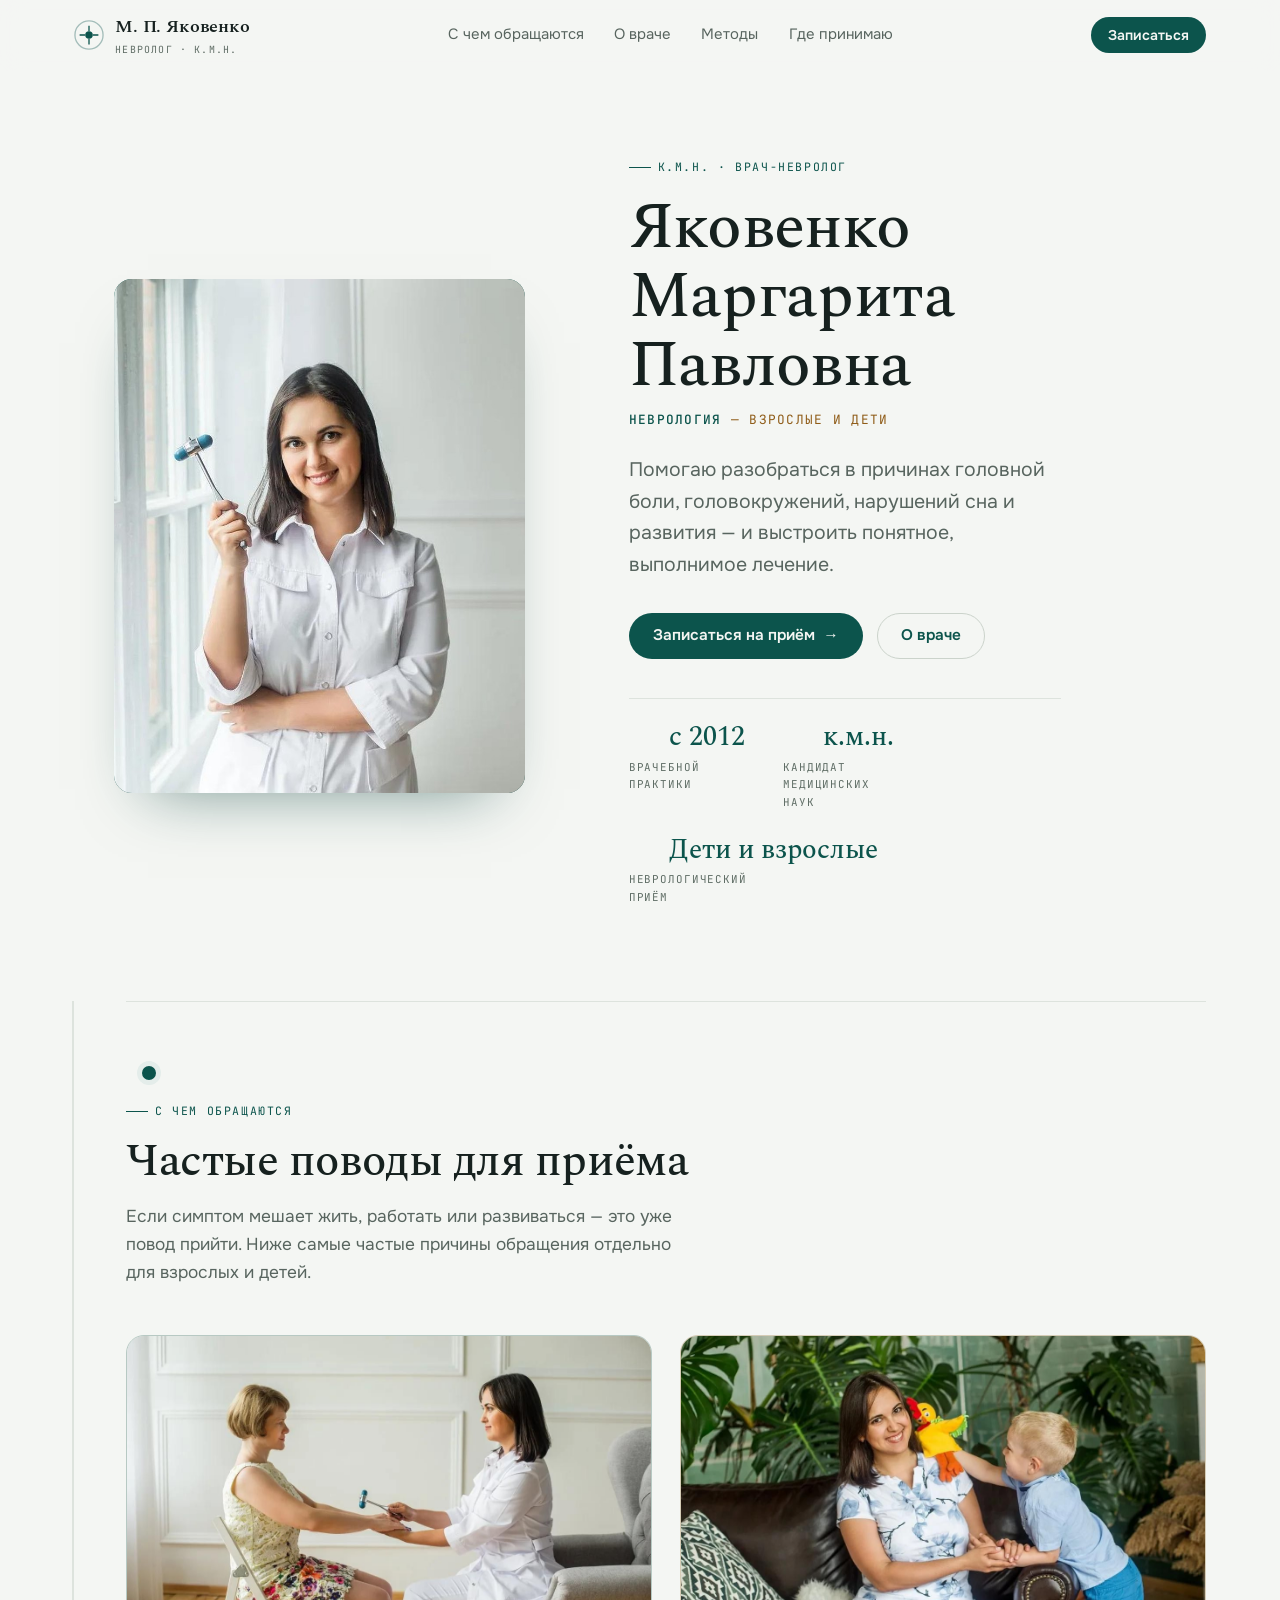
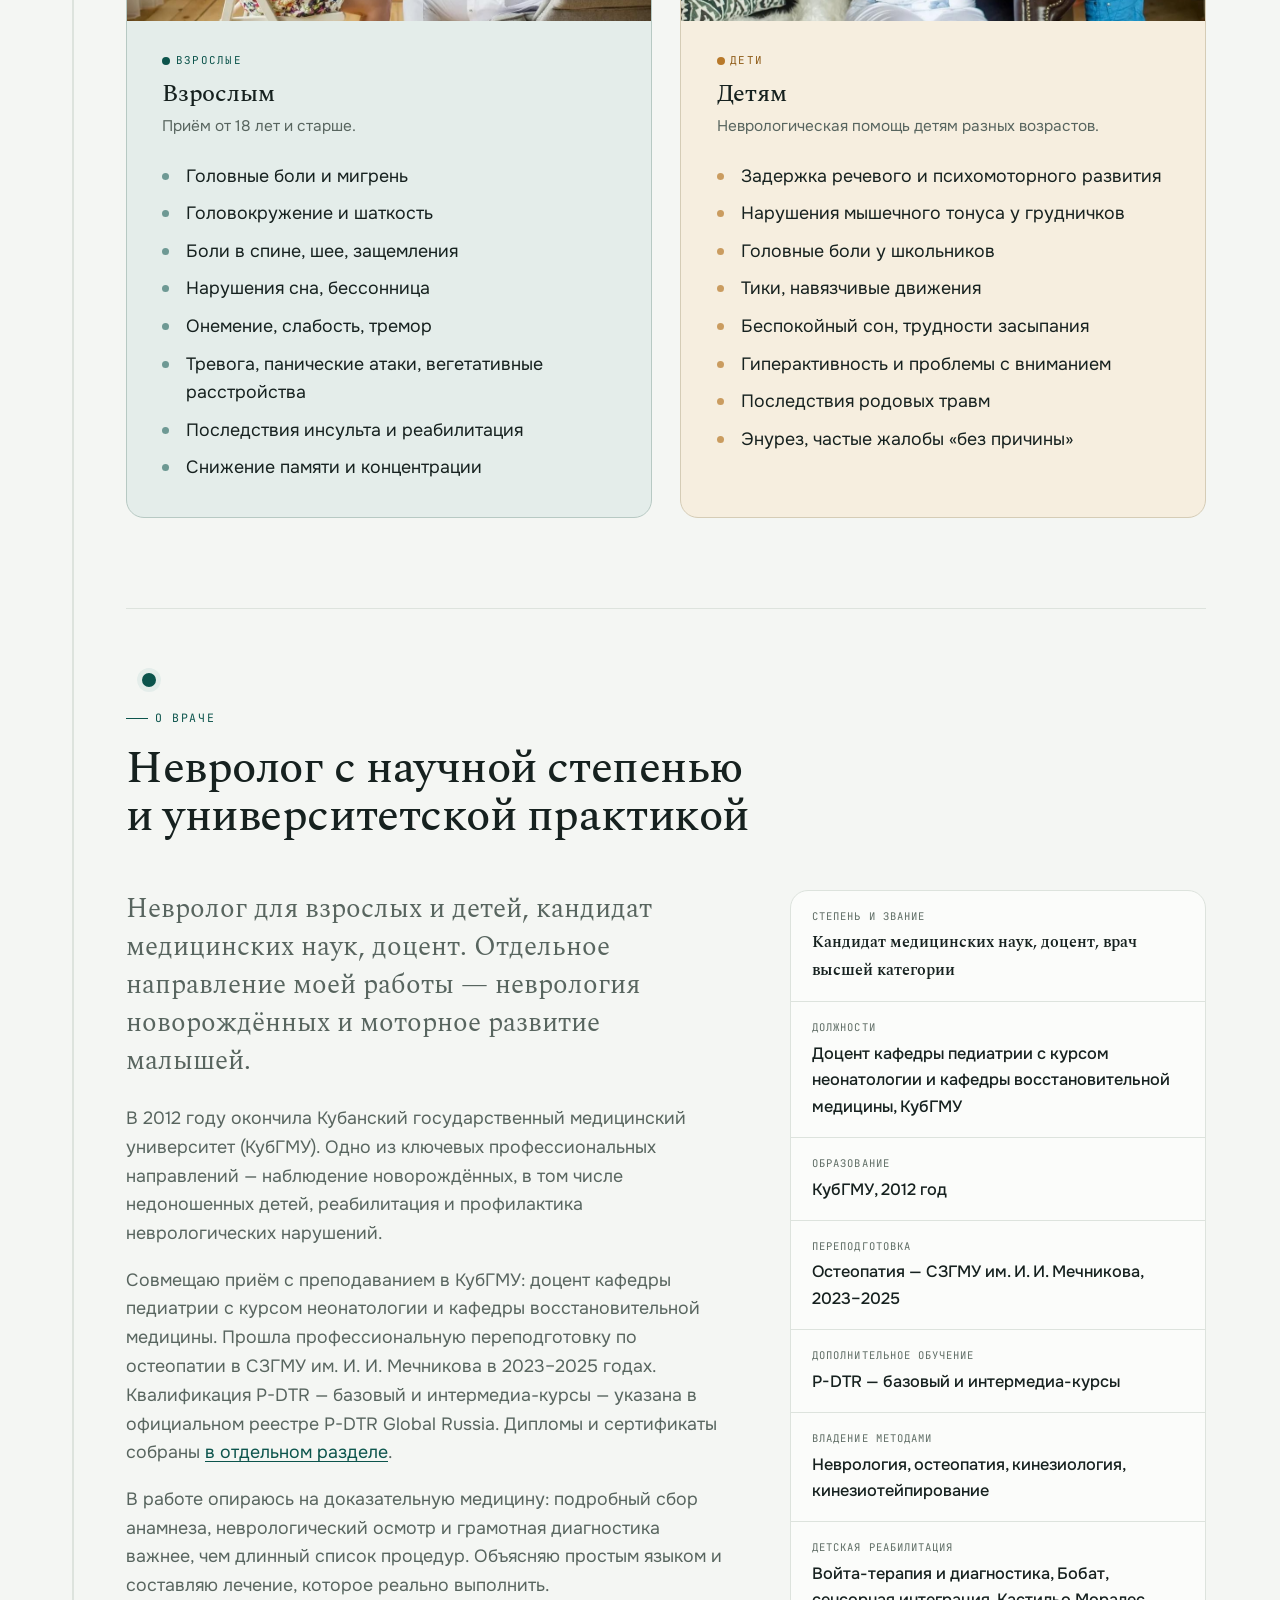
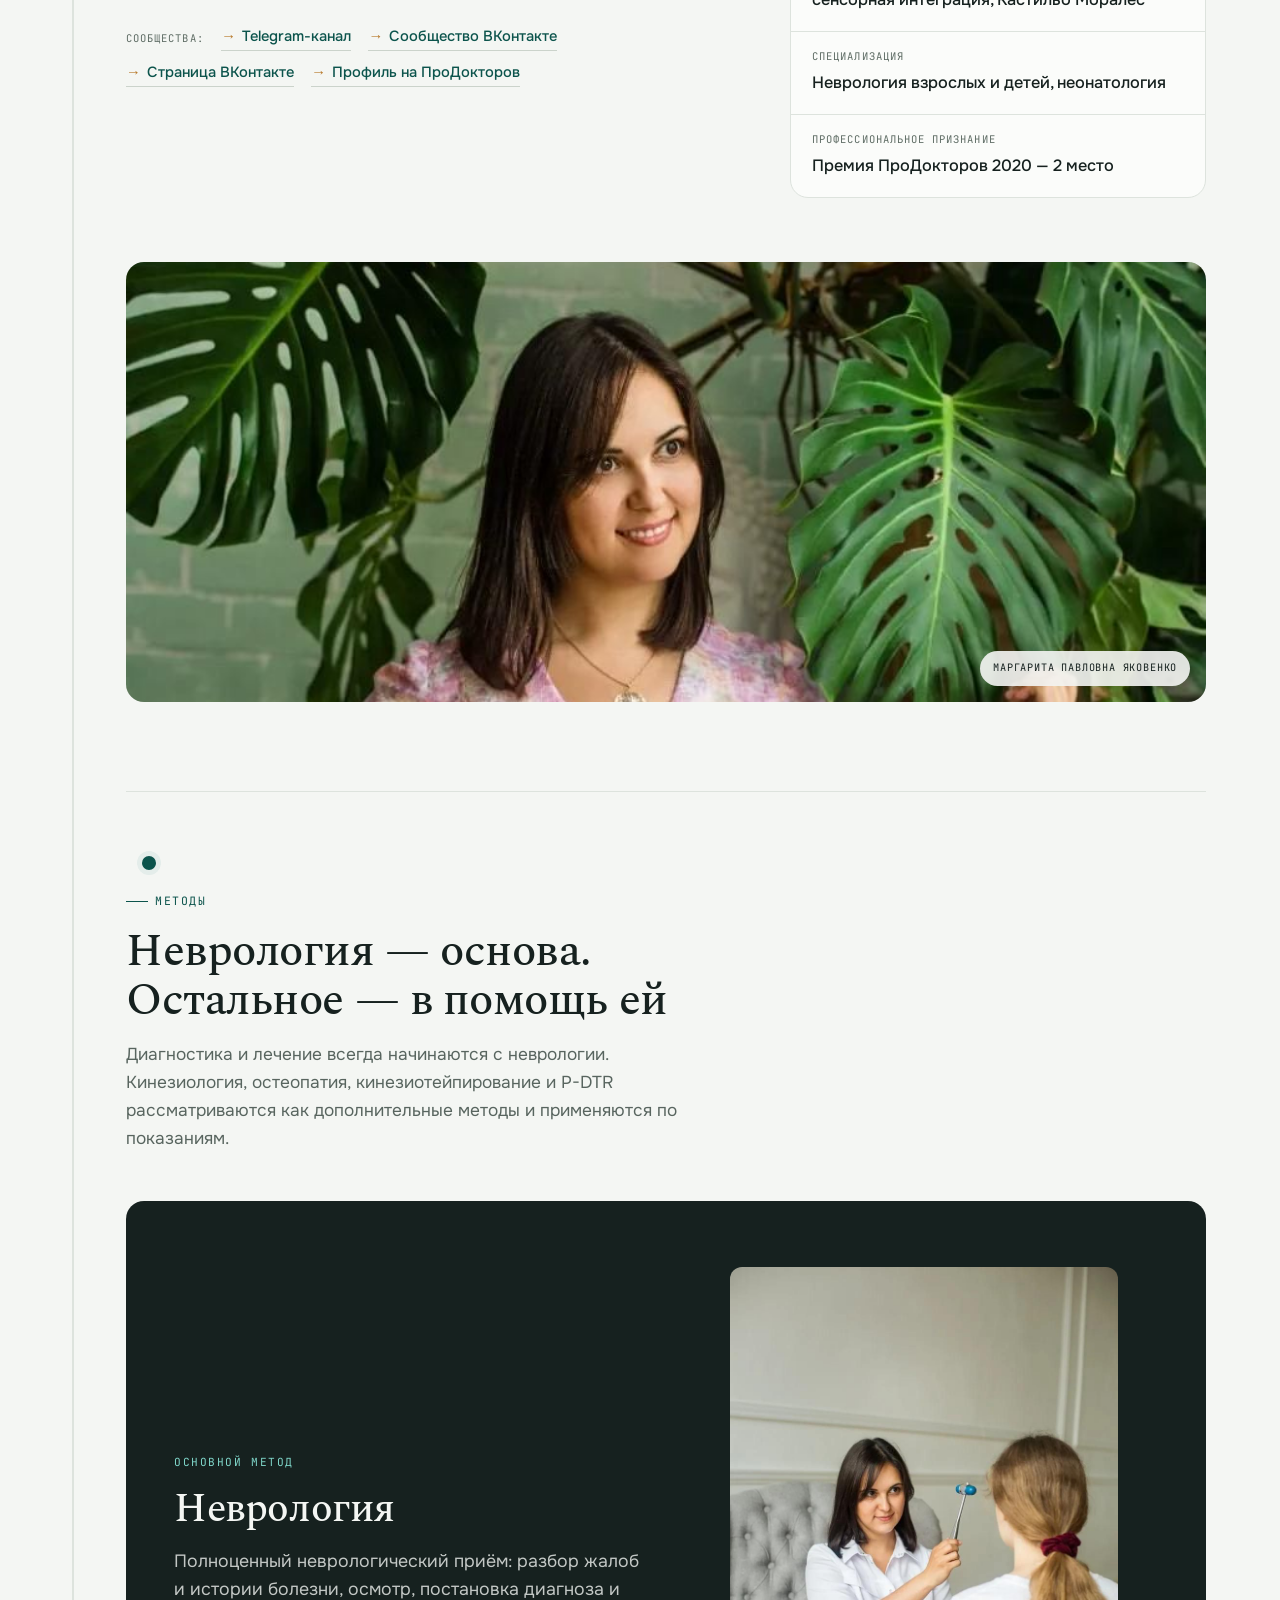
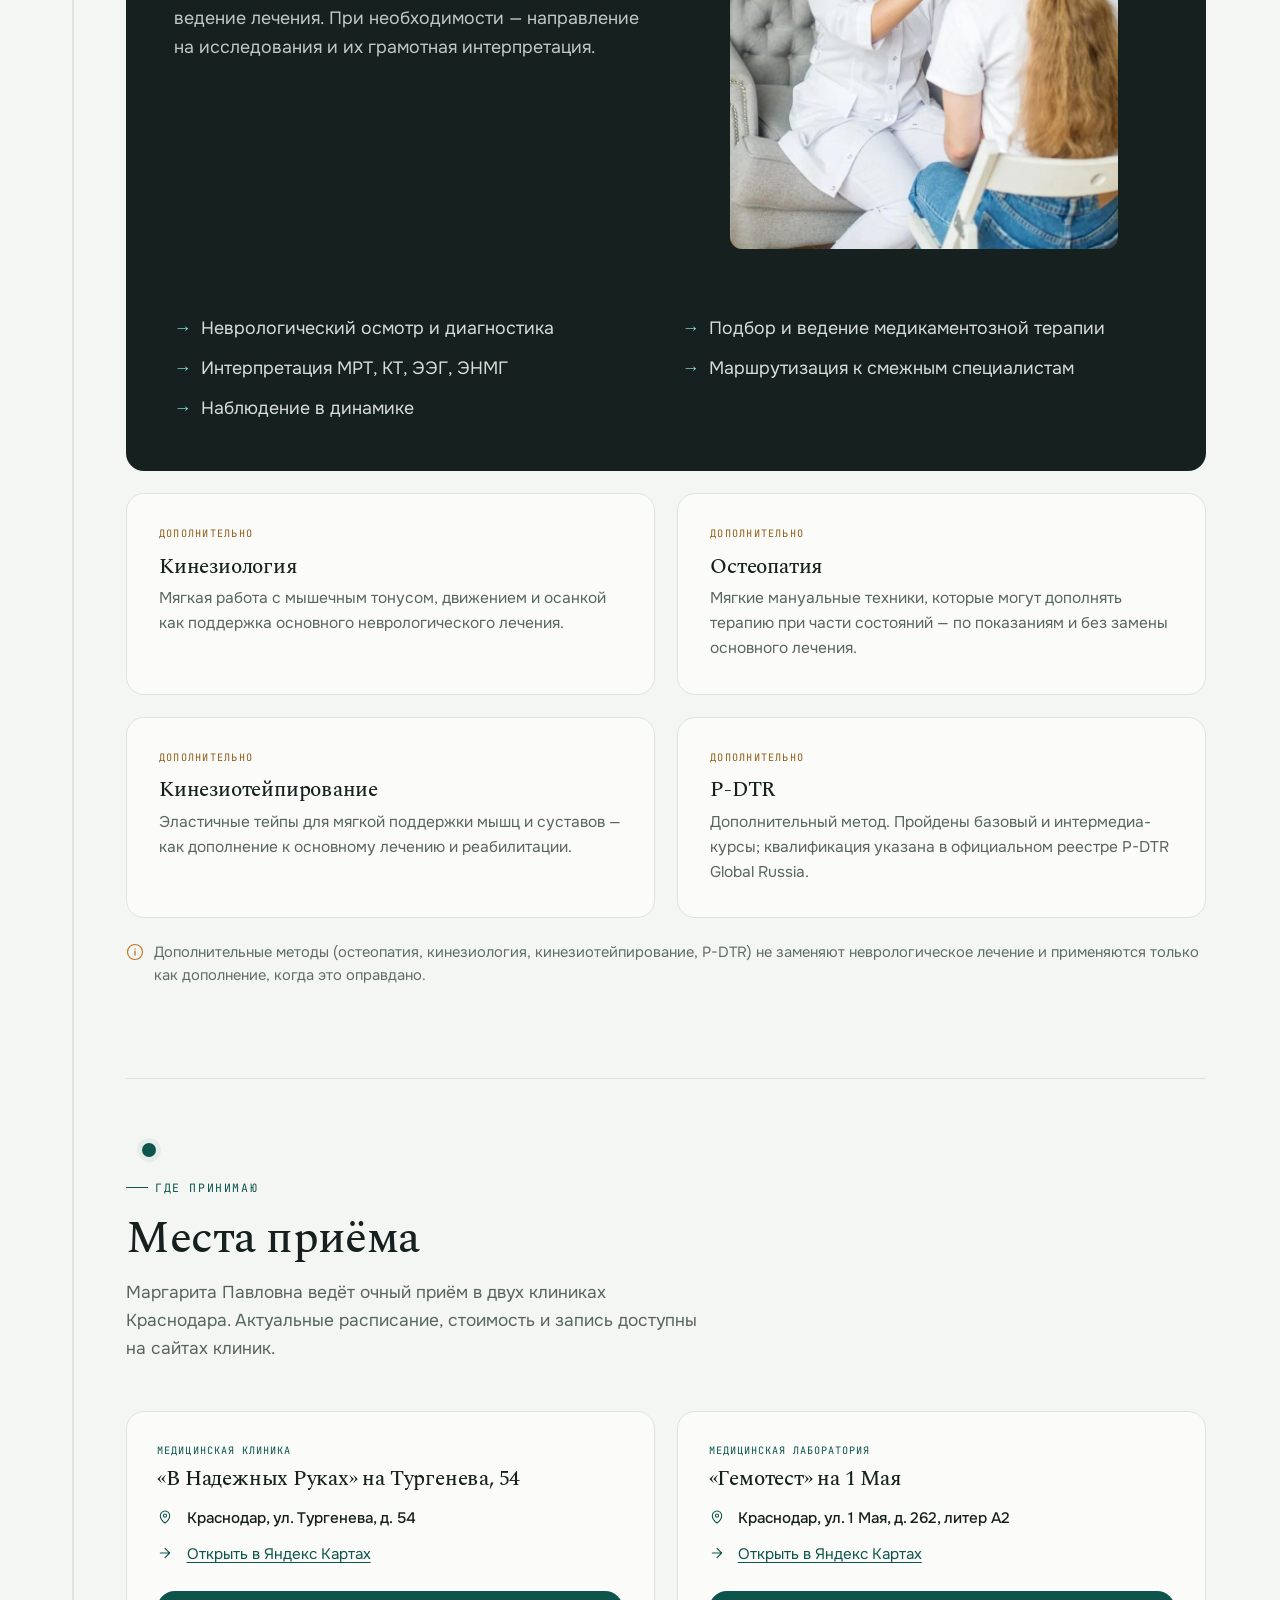
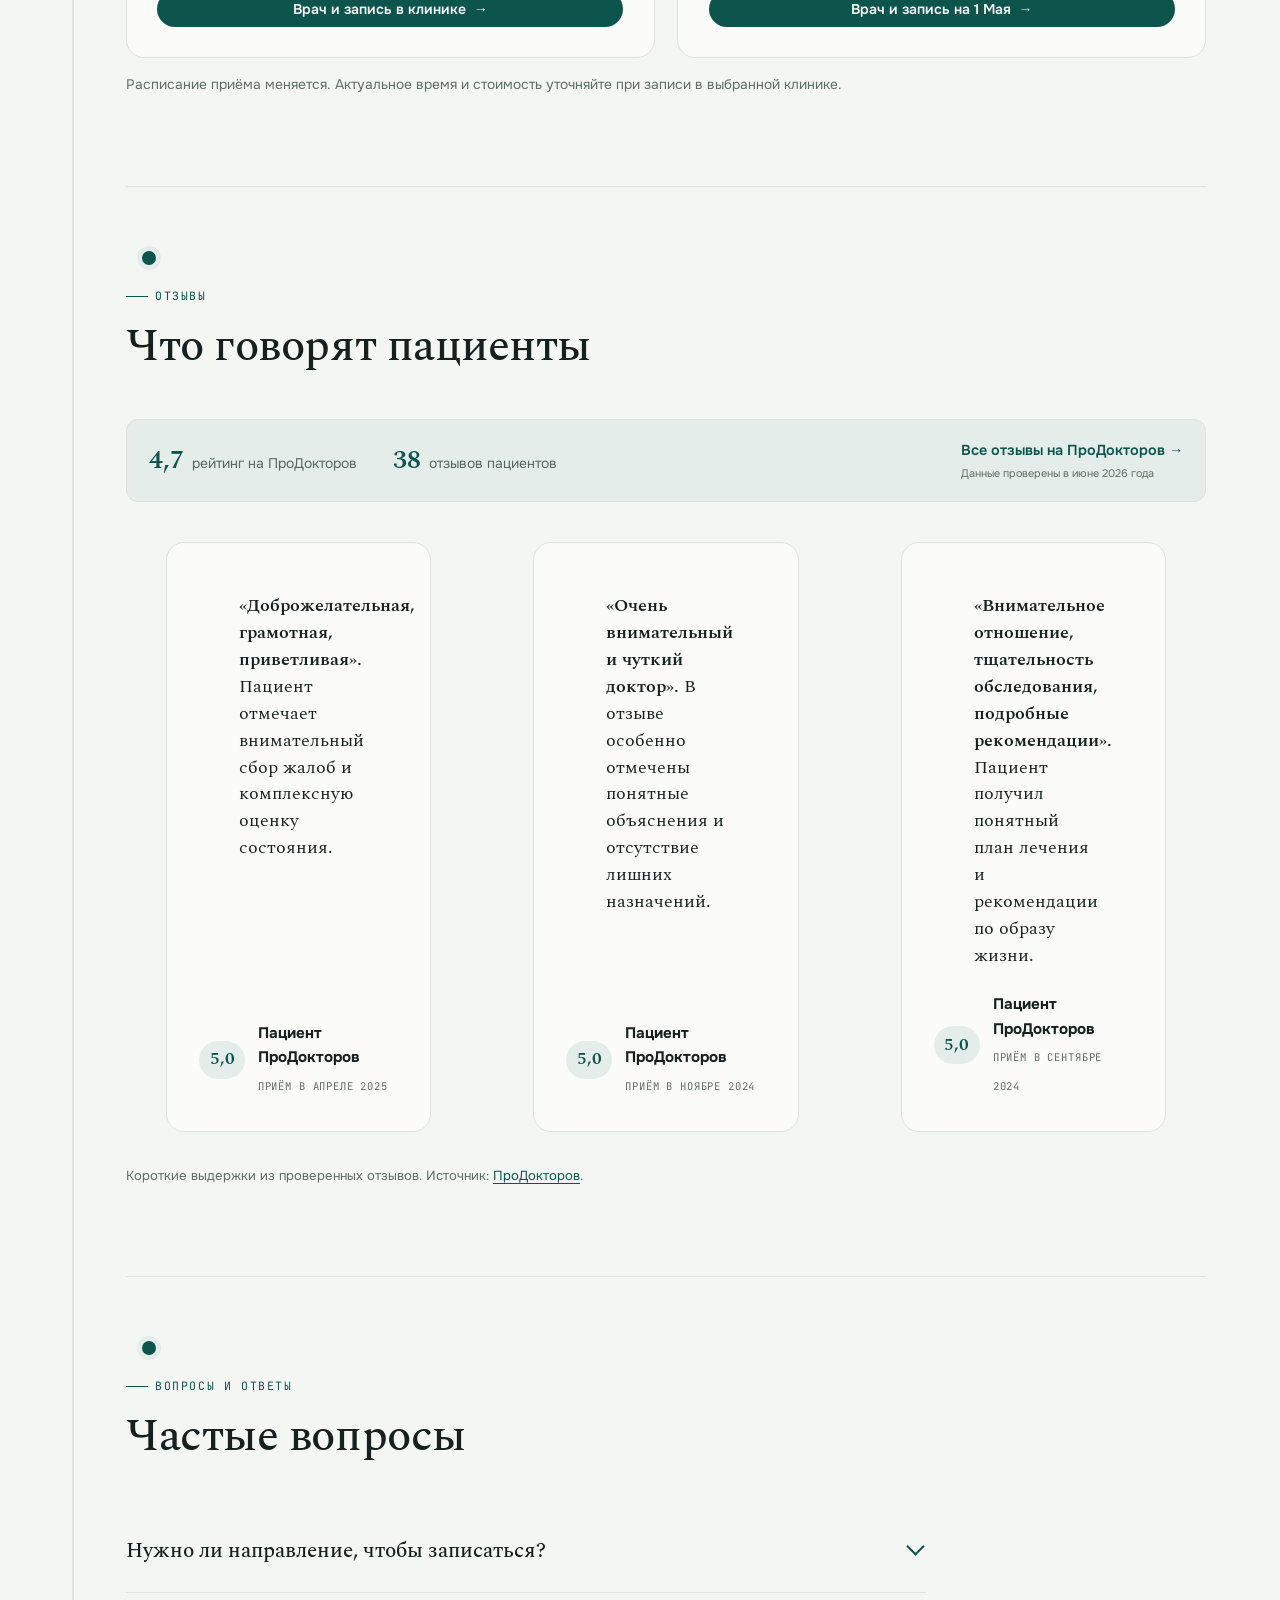
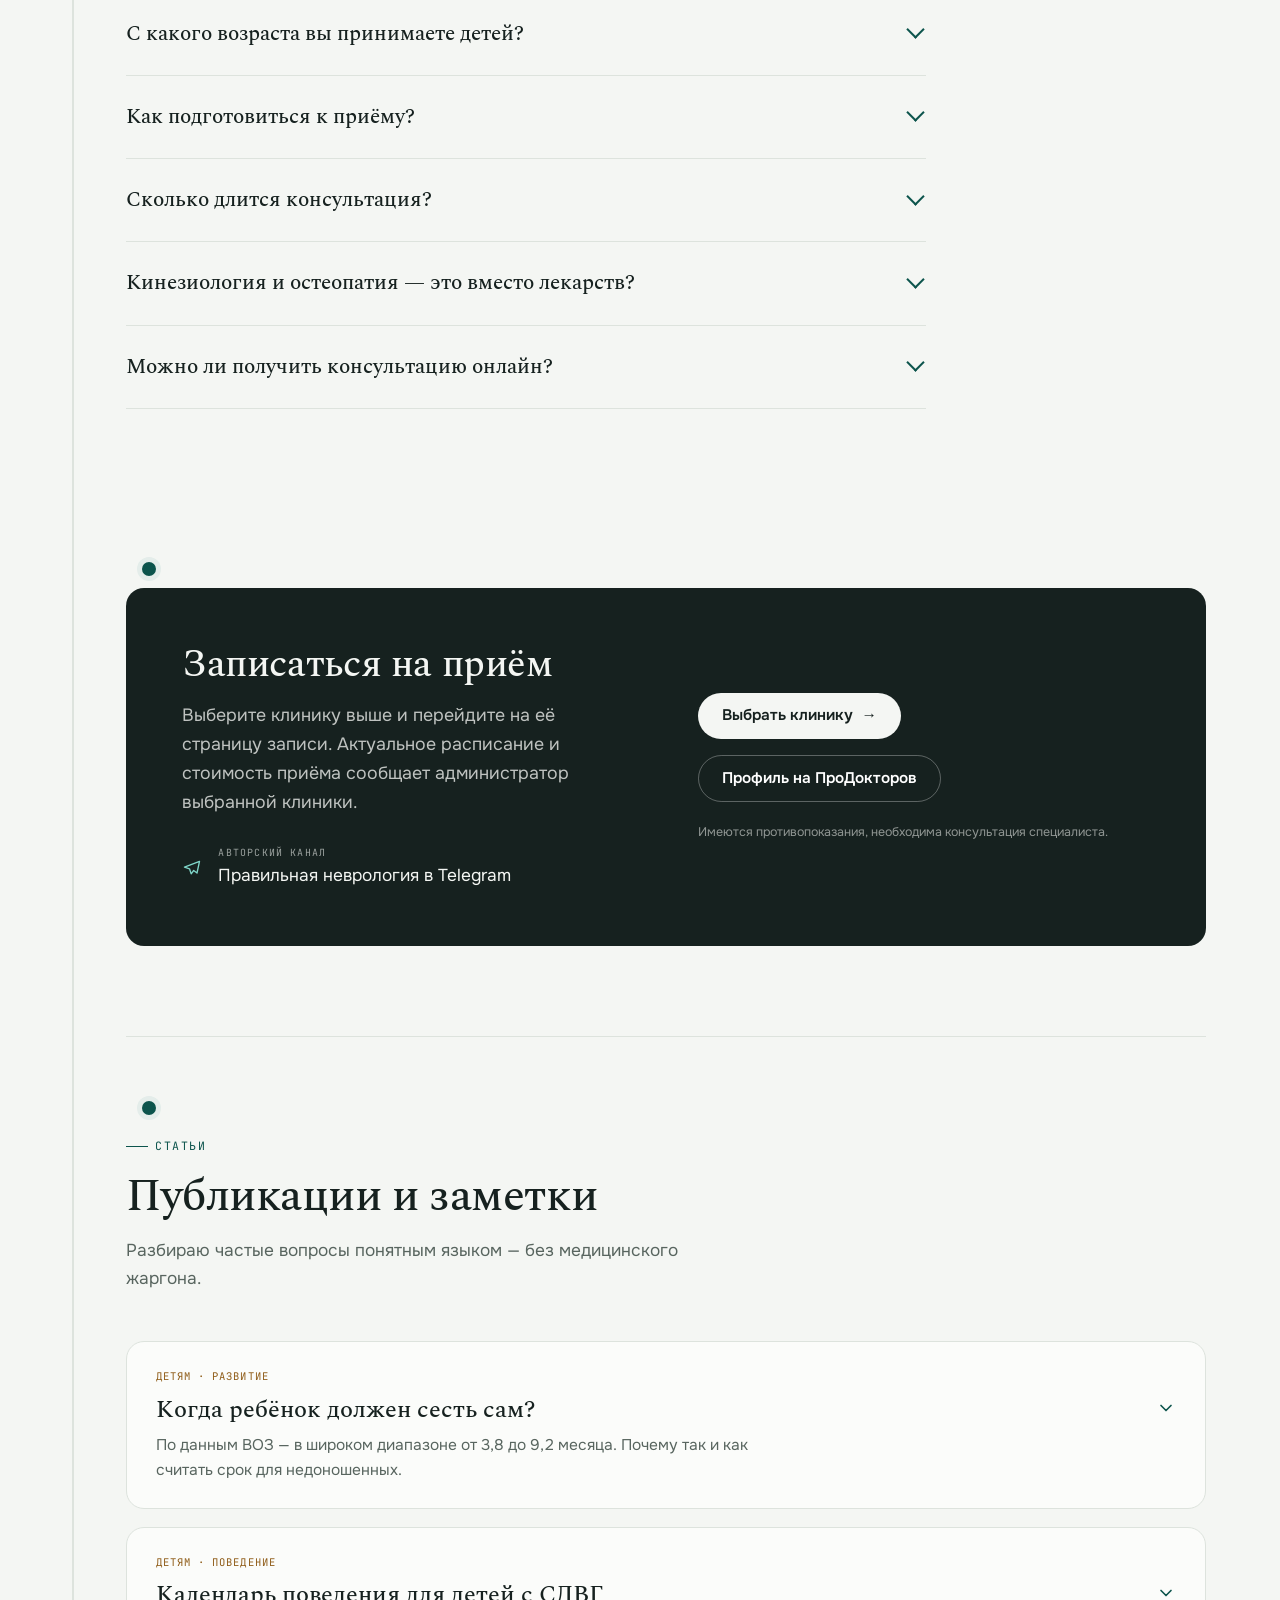
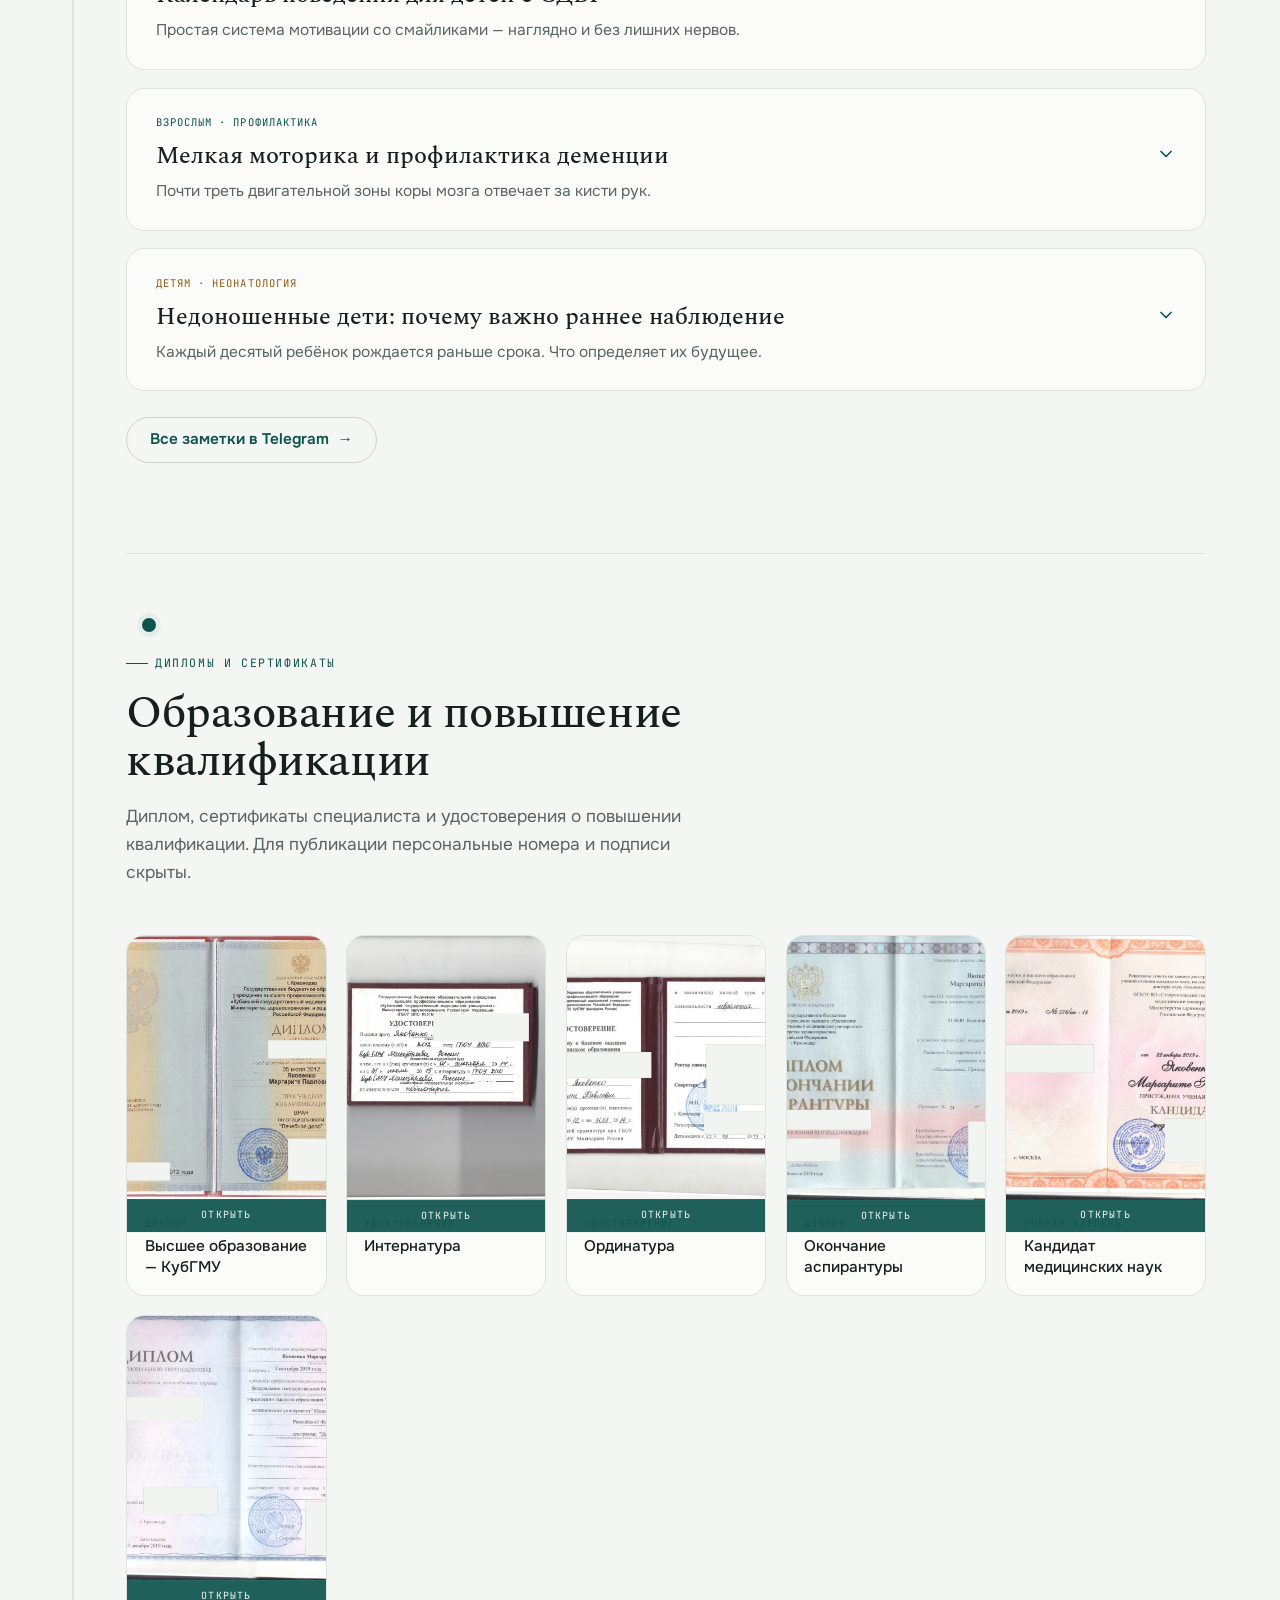
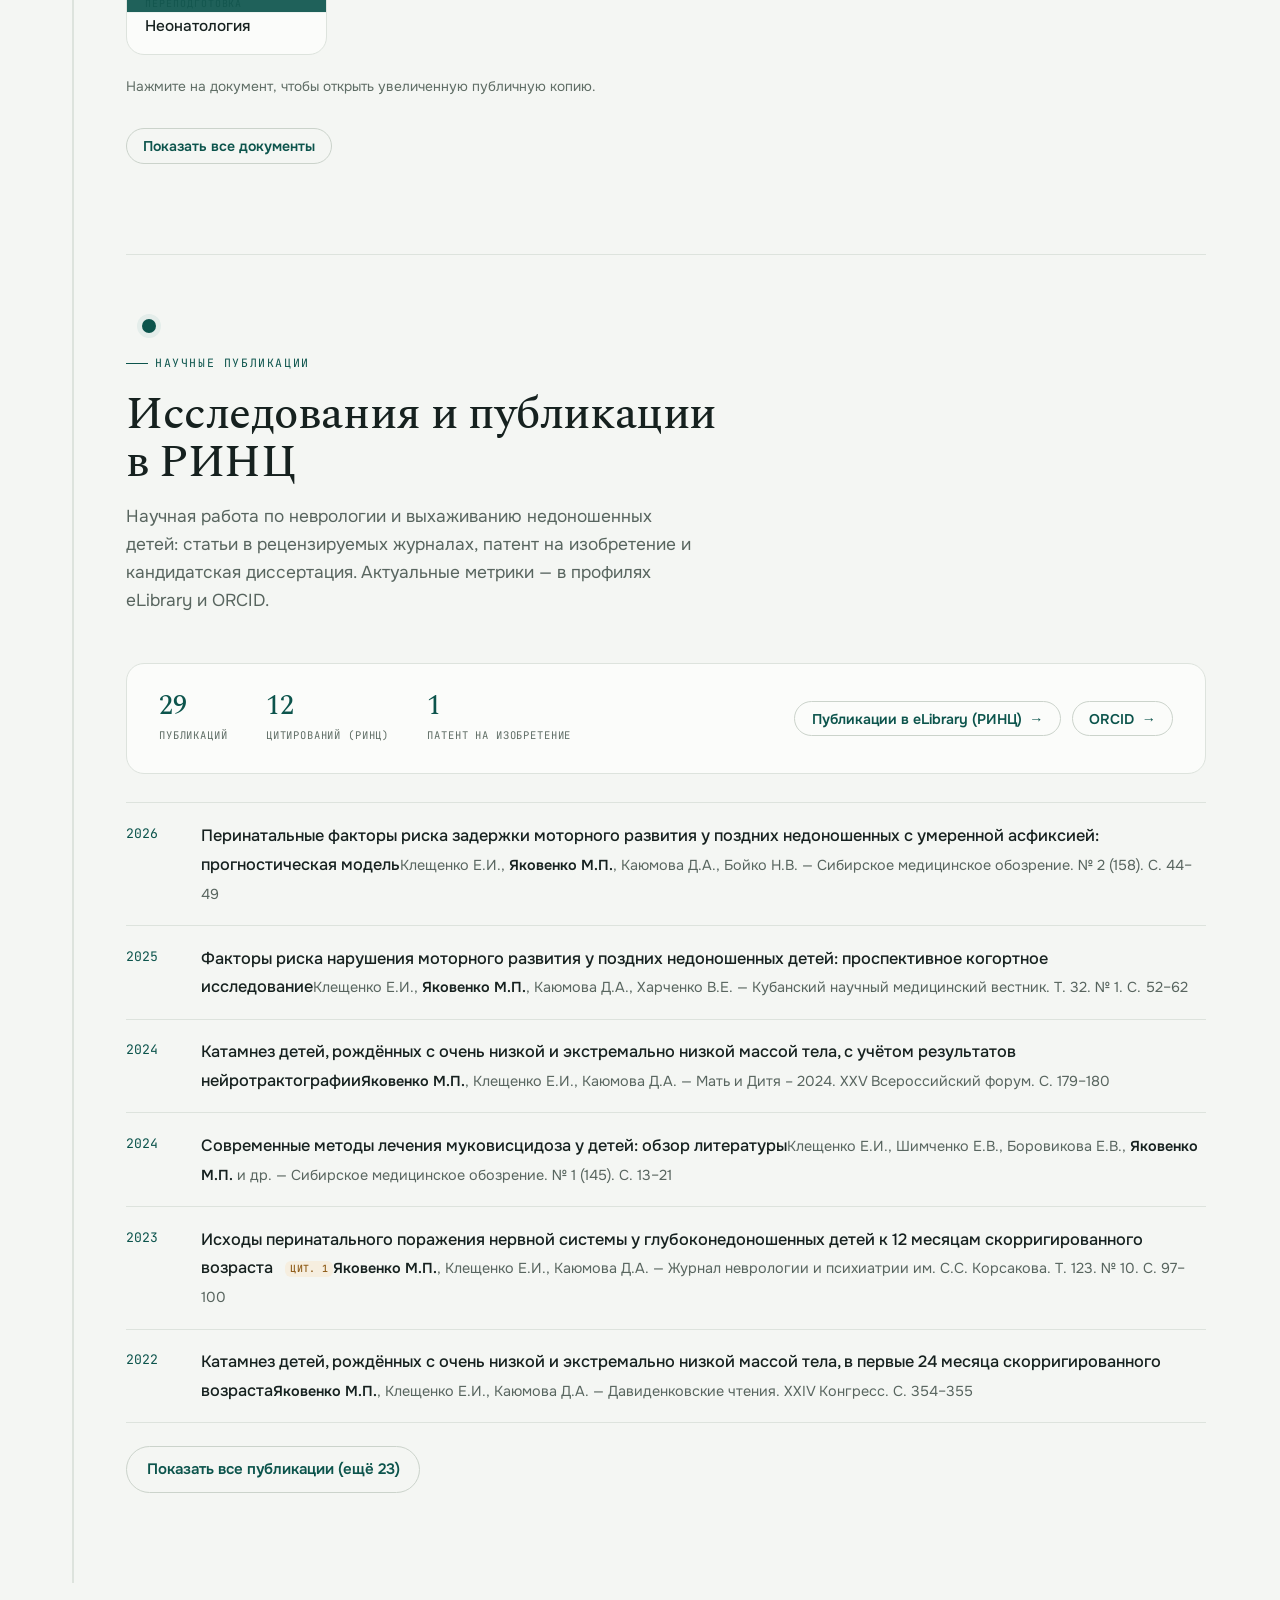
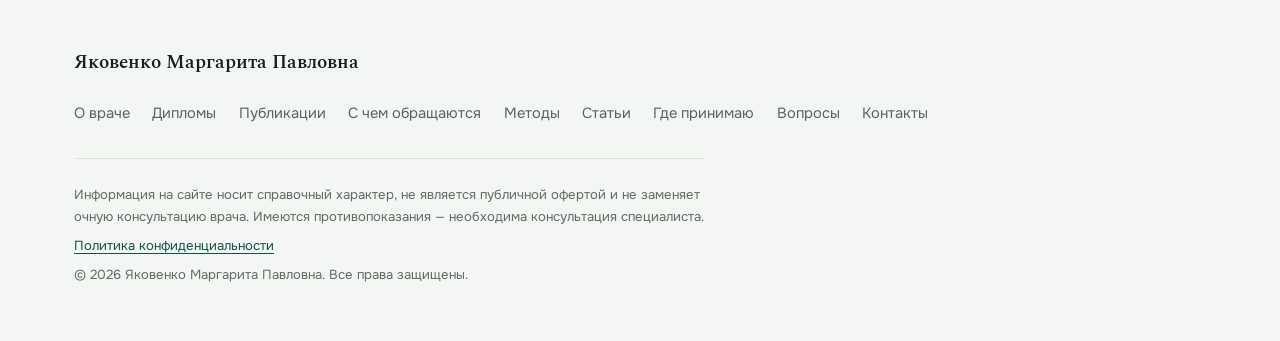
<file: index.html>
<!DOCTYPE html>
<html lang="ru">
<head>
  <meta charset="utf-8">
  <meta name="viewport" content="width=device-width, initial-scale=1">

  <!-- ============ SEO ============ -->
  <title>Яковенко Маргарита Павловна — невролог в Краснодаре, к.м.н.</title>
  <meta name="description" content="Врач-невролог Яковенко Маргарита Павловна в Краснодаре: приём взрослых и детей. Кандидат медицинских наук, доцент КубГМУ. Адреса клиник и запись на приём.">
  <meta name="keywords" content="невролог, детский невролог, врач невролог, к.м.н., Яковенко Маргарита Павловна, приём невролога, головная боль, головокружение, кинезиология, остеопатия, запись к неврологу">
  <meta name="author" content="Яковенко Маргарита Павловна">
  <meta name="robots" content="index, follow">
  <link rel="canonical" href="https://maximusgenius-collab.github.io/Plusha/">

  <!-- Open Graph -->
  <meta property="og:type" content="profile">
  <meta property="og:title" content="Яковенко Маргарита Павловна — невролог в Краснодаре">
  <meta property="og:description" content="Кандидат медицинских наук, доцент КубГМУ. Приём взрослых и детей в Краснодаре.">
  <meta property="og:locale" content="ru_RU">
  <meta property="og:url" content="https://maximusgenius-collab.github.io/Plusha/">
  <meta property="og:image" content="https://maximusgenius-collab.github.io/Plusha/img/og.jpg">
  <meta name="twitter:card" content="summary_large_image">

  <meta name="theme-color" content="#0C544C">

  <!-- Favicon: синапс-узел -->
  <link rel="icon" href="data:image/svg+xml,%3Csvg xmlns='http://www.w3.org/2000/svg' viewBox='0 0 32 32'%3E%3Ccircle cx='16' cy='16' r='15' fill='%230C544C'/%3E%3Cg stroke='%23F4F6F3' stroke-width='1.6' fill='none'%3E%3Ccircle cx='16' cy='16' r='4.5' fill='%23F4F6F3' stroke='none'/%3E%3Cpath d='M16 11.5V4M16 20.5V28M11.5 16H4M20.5 16H28M12.8 12.8l-5 -5M19.2 19.2l5 5'/%3E%3C/g%3E%3C/svg%3E">

  <!-- Шрифты (локальные, self-host) -->
  <link rel="stylesheet" href="fonts.css">

  <link rel="stylesheet" href="style.css">

  <!-- Структурированные данные для поиска (schema.org Physician) -->
  <script type="application/ld+json">
  {
    "@context": "https://schema.org",
    "@type": "Physician",
    "name": "Яковенко Маргарита Павловна",
    "medicalSpecialty": "Neurologic",
    "honorificSuffix": "к.м.н.",
    "description": "Врач-невролог, кандидат медицинских наук, доцент. Приём взрослых и детей, неврология новорождённых.",
    "jobTitle": "Доцент кафедры педиатрии с курсом неонатологии и кафедры восстановительной медицины",
    "alumniOf": "Кубанский государственный медицинский университет",
    "worksFor": { "@type": "CollegeOrUniversity", "name": "Кубанский государственный медицинский университет (КубГМУ)" },
    "knowsAbout": ["детская неврология", "неонатология", "остеопатия", "кинезиология", "кинезиотейпирование", "P-DTR"],
    "sameAs": [
      "https://orcid.org/0000-0002-8320-5866",
      "https://elibrary.ru/author_items.asp?authorid=958396&pubrole=100&show_refs=1&pubcat=risc",
      "https://prodoctorov.ru/krasnodar/vrach/312578-varlamova/",
      "https://www.ksma.ru/person/yakovenko-margarita-pavlovna-2/",
      "https://www.ksma.ru/person/yakovenko-margarita-pavlovna/",
      "https://pdtr-global.ru/patsientam/spetsialist-v-vashem-gorode/",
      "https://t.me/pravilnaya_detskaya_nevrologiya",
      "https://vk.com/nevrolog_yakovenko",
      "https://vk.com/id718068624"
    ],
    "url": "https://maximusgenius-collab.github.io/Plusha/",
    "areaServed": "Краснодар",
    "availableService": [
      { "@type": "MedicalProcedure", "name": "Неврологический приём (взрослые)" },
      { "@type": "MedicalProcedure", "name": "Детский неврологический приём" },
      { "@type": "MedicalProcedure", "name": "Кинезиология" },
      { "@type": "MedicalProcedure", "name": "Остеопатия" }
    ]
  }
  </script>
</head>

<body id="top">

  <!-- ============ ШАПКА ============ -->
  <header class="header">
    <div class="wrap header__inner">
      <a class="brand" href="#top" aria-label="На главную">
        <svg class="brand__mark" width="30" height="30" viewBox="0 0 32 32" fill="none" aria-hidden="true">
          <circle cx="16" cy="16" r="15" stroke="currentColor" stroke-width="1.4" opacity=".35"/>
          <circle cx="16" cy="16" r="4" fill="currentColor"/>
          <g stroke="currentColor" stroke-width="1.4">
            <path d="M16 12V6M16 20v6M12 16H6M20 16h6"/>
          </g>
        </svg>
        <span>
          <span class="brand__name">М. П. Яковенко</span>
          <span class="brand__role">Невролог · к.м.н.</span>
        </span>
      </a>

      <nav class="nav" aria-label="Разделы сайта">
        <a href="#help">С чем обращаются</a>
        <a href="#about">О враче</a>
        <a href="#methods">Методы</a>
        <a href="#clinics">Где принимаю</a>
      </nav>

      <div class="header__cta">
        <a class="btn btn--primary btn--small" href="#clinics">Записаться</a>
        <button class="menu-toggle" type="button" aria-expanded="false" aria-controls="mobile-menu" aria-label="Открыть меню">
          <span></span><span></span><span></span>
        </button>
      </div>
    </div>
    <nav class="mobile-menu" id="mobile-menu" aria-label="Мобильное меню">
      <a href="#help">С чем обращаются</a>
      <a href="#about">О враче</a>
      <a href="#methods">Методы</a>
      <a href="#clinics">Где принимает</a>
      <a href="#reviews">Отзывы</a>
      <a href="#articles">Заметки</a>
      <a href="#credentials">Дипломы</a>
      <a href="#publications">Научные публикации</a>
      <a href="#faq">Вопросы</a>
    </nav>
  </header>

  <main>

    <!-- ============ ГЕРО ============ -->
    <section class="hero" aria-labelledby="hero-name">
      <div class="wrap hero__grid">

        <!-- ФОТО ВРАЧА (img/doctor.jpg) -->
        <figure class="portrait">
          <img src="img/doctor.jpg" alt="Яковенко Маргарита Павловна, врач-невролог" width="760" height="950">
        </figure>

        <div class="hero__body">
          <p class="eyebrow">к.м.н. · врач-невролог</p>
          <h1 class="hero__name" id="hero-name">Яковенко Маргарита Павловна</h1>
          <p class="hero__sub"><b>Неврология</b> — взрослые и дети</p>
          <p class="hero__lead">Помогаю разобраться в причинах головной боли, головокружений, нарушений сна и развития — и выстроить понятное, выполнимое лечение.</p>

          <div class="hero__actions">
            <a class="btn btn--primary" href="#clinics">Записаться на приём <span class="btn__arrow" aria-hidden="true">→</span></a>
            <a class="btn btn--ghost" href="#about">О враче</a>
          </div>

          <dl class="hero__stats">
            <div>
              <dd class="stat__num">с 2012</dd>
              <dt class="stat__label">врачебной практики</dt>
            </div>
            <div>
              <dd class="stat__num">к.м.н.</dd>
              <dt class="stat__label">кандидат медицинских наук</dt>
            </div>
            <div>
              <dd class="stat__num">Дети и взрослые</dd>
              <dt class="stat__label">неврологический приём</dt>
            </div>
          </dl>
        </div>

      </div>
    </section>

    <!-- ============ РЕЛЬС / «нервный ствол» ============ -->
    <div class="wrap rail">

      <!-- ===== О ВРАЧЕ ===== -->
      <section class="section" id="about" aria-labelledby="about-title">
        <div class="section__head reveal">
          <p class="eyebrow">О враче</p>
          <h2 class="section__title" id="about-title">Невролог с научной степенью и&nbsp;университетской практикой</h2>
        </div>

        <div class="about__grid">
          <div class="about__text reveal">
            <p class="about__lead">Невролог для взрослых и детей, кандидат медицинских наук, доцент. Отдельное направление моей работы — неврология новорождённых и моторное развитие малышей.</p>
            <p>В 2012 году окончила Кубанский государственный медицинский университет (КубГМУ). Одно из ключевых профессиональных направлений — наблюдение новорождённых, в том числе недоношенных детей, реабилитация и профилактика неврологических нарушений.</p>
            <p>Совмещаю приём с преподаванием в КубГМУ: доцент кафедры педиатрии с курсом неонатологии и кафедры восстановительной медицины. Прошла профессиональную переподготовку по остеопатии в СЗГМУ им. И. И. Мечникова в 2023–2025 годах. Квалификация P-DTR — базовый и интермедиа-курсы — указана в <a href="https://pdtr-global.ru/patsientam/spetsialist-v-vashem-gorode/?arrFilter_pf%5BCITY%5D%5B%5D=48&amp;arrFilter_pf%5BQUALIFICATION%5D%5B%5D=&amp;arrFilter_pf%5BNAME_FOR_FILTER%5D=&amp;set_filter=%D0%9F%D0%BE%D0%BA%D0%B0%D0%B7%D0%B0%D1%82%D1%8C&amp;set_filter=Y" target="_blank" rel="noopener">официальном реестре P-DTR Global Russia</a>. Дипломы и сертификаты собраны <a href="#credentials" style="color:var(--petrol);text-decoration:underline;text-underline-offset:3px">в отдельном разделе</a>.</p>
            <p>В работе опираюсь на доказательную медицину: подробный сбор анамнеза, неврологический осмотр и грамотная диагностика важнее, чем длинный список процедур. Объясняю простым языком и составляю лечение, которое реально выполнить.</p>

            <div class="soc">
              <span class="soc__label">Сообщества:</span>
              <a href="https://t.me/pravilnaya_detskaya_nevrologiya" target="_blank" rel="noopener">Telegram-канал</a>
              <a href="https://vk.com/nevrolog_yakovenko" target="_blank" rel="noopener">Сообщество ВКонтакте</a>
              <a href="https://vk.com/id718068624" target="_blank" rel="noopener">Страница ВКонтакте</a>
              <a href="https://prodoctorov.ru/krasnodar/vrach/312578-varlamova/" target="_blank" rel="noopener">Профиль на ПроДокторов</a>
            </div>
          </div>

          <ul class="facts reveal">
            <li>
              <span class="fact__k">Степень и звание</span>
              <span class="fact__v"><b>Кандидат медицинских наук, доцент, врач высшей категории</b></span>
            </li>
            <li>
              <span class="fact__k">Должности</span>
              <span class="fact__v">Доцент кафедры педиатрии с курсом неонатологии и кафедры восстановительной медицины, КубГМУ</span>
            </li>
            <li>
              <span class="fact__k">Образование</span>
              <span class="fact__v">КубГМУ, 2012 год</span>
            </li>
            <li>
              <span class="fact__k">Переподготовка</span>
              <span class="fact__v">Остеопатия — СЗГМУ им. И. И. Мечникова, 2023–2025</span>
            </li>
            <li>
              <span class="fact__k">Дополнительное обучение</span>
              <span class="fact__v">P-DTR — базовый и интермедиа-курсы</span>
            </li>
            <li>
              <span class="fact__k">Владение методами</span>
              <span class="fact__v">Неврология, остеопатия, кинезиология, кинезиотейпирование</span>
            </li>
            <li>
              <span class="fact__k">Детская реабилитация</span>
              <span class="fact__v">Войта-терапия и диагностика, Бобат, сенсорная интеграция, Кастильо Моралес</span>
            </li>
            <li>
              <span class="fact__k">Специализация</span>
              <span class="fact__v">Неврология взрослых и детей, неонатология</span>
            </li>
            <li>
              <span class="fact__k">Профессиональное признание</span>
              <span class="fact__v">Премия ПроДокторов 2020 — 2 место</span>
            </li>
          </ul>
        </div>
        <figure class="context-photo context-photo--about reveal">
          <img src="img/gallery/g-portrait.jpg" alt="Яковенко Маргарита Павловна" loading="lazy">
          <figcaption>Маргарита Павловна Яковенко</figcaption>
        </figure>
      </section>

      <!-- ===== ДИПЛОМЫ И СЕРТИФИКАТЫ ===== -->
      <section class="section" id="credentials" aria-labelledby="cred-title">
        <div class="section__head reveal">
          <p class="eyebrow">Дипломы и сертификаты</p>
          <h2 class="section__title" id="cred-title">Образование и&nbsp;повышение квалификации</h2>
          <p class="section__intro">Диплом, сертификаты специалиста и удостоверения о повышении квалификации. Для публикации персональные номера и подписи скрыты.</p>
        </div>

        <!-- Публичные копии документов с закрытыми персональными реквизитами -->
        <div class="docs" id="documents-list">

          <a class="doc reveal" href="img/docs/diplom-kubgmu.jpg" target="_blank" rel="noopener">
            <span class="doc__thumb"><img src="img/docs/diplom-kubgmu.jpg" alt="Диплом о высшем медицинском образовании, КубГМУ" loading="lazy"></span>
            <span class="doc__cap"><span class="doc__k">Диплом</span><span class="doc__t">Высшее образование — КубГМУ</span></span>
          </a>

          <a class="doc reveal" href="img/docs/internatura.jpg" target="_blank" rel="noopener">
            <span class="doc__thumb"><img src="img/docs/internatura.jpg" alt="Удостоверение об интернатуре" loading="lazy"></span>
            <span class="doc__cap"><span class="doc__k">Удостоверение</span><span class="doc__t">Интернатура</span></span>
          </a>

          <a class="doc reveal" href="img/docs/ordinatura.jpg" target="_blank" rel="noopener">
            <span class="doc__thumb"><img src="img/docs/ordinatura.jpg" alt="Удостоверение об ординатуре" loading="lazy"></span>
            <span class="doc__cap"><span class="doc__k">Удостоверение</span><span class="doc__t">Ординатура</span></span>
          </a>

          <a class="doc reveal" href="img/docs/aspirantura.jpg" target="_blank" rel="noopener">
            <span class="doc__thumb"><img src="img/docs/aspirantura.jpg" alt="Диплом об окончании аспирантуры" loading="lazy"></span>
            <span class="doc__cap"><span class="doc__k">Диплом</span><span class="doc__t">Окончание аспирантуры</span></span>
          </a>

          <a class="doc reveal" href="img/docs/diplom-kmn.jpg" target="_blank" rel="noopener">
            <span class="doc__thumb"><img src="img/docs/diplom-kmn.jpg" alt="Диплом кандидата медицинских наук" loading="lazy"></span>
            <span class="doc__cap"><span class="doc__k">Учёная степень</span><span class="doc__t">Кандидат медицинских наук</span></span>
          </a>

          <a class="doc reveal" href="img/docs/neonatologiya.jpg" target="_blank" rel="noopener">
            <span class="doc__thumb"><img src="img/docs/neonatologiya.jpg" alt="Диплом о профессиональной переподготовке по неонатологии" loading="lazy"></span>
            <span class="doc__cap"><span class="doc__k">Переподготовка</span><span class="doc__t">Неонатология</span></span>
          </a>

          <a class="doc reveal" href="img/docs/osteopatiya.jpg" target="_blank" rel="noopener">
            <span class="doc__thumb"><img src="img/docs/osteopatiya.jpg" alt="Диплом о профессиональной переподготовке по остеопатии" loading="lazy"></span>
            <span class="doc__cap"><span class="doc__k">Переподготовка</span><span class="doc__t">Остеопатия</span></span>
          </a>

          <a class="doc reveal" href="img/docs/p-dtr.jpg" target="_blank" rel="noopener">
            <span class="doc__thumb doc__thumb--contain"><img src="img/docs/p-dtr.jpg" alt="Документ о прохождении базового курса P-DTR" loading="lazy"></span>
            <span class="doc__cap"><span class="doc__k">Обучение</span><span class="doc__t">P-DTR — базовый курс</span></span>
          </a>

          <a class="doc reveal" href="img/docs/voyta-terapiya.jpg" target="_blank" rel="noopener">
            <span class="doc__thumb"><img src="img/docs/voyta-terapiya.jpg" alt="Сертификат по Войта-терапии" loading="lazy"></span>
            <span class="doc__cap"><span class="doc__k">Сертификат</span><span class="doc__t">Войта-терапия</span></span>
          </a>

          <a class="doc reveal" href="img/docs/voyta-diagnostika.jpg" target="_blank" rel="noopener">
            <span class="doc__thumb"><img src="img/docs/voyta-diagnostika.jpg" alt="Сертификат по Войта-диагностике" loading="lazy"></span>
            <span class="doc__cap"><span class="doc__k">Сертификат</span><span class="doc__t">Войта-диагностика</span></span>
          </a>

          <a class="doc reveal" href="img/docs/bobat-si-castillo.jpg" target="_blank" rel="noopener">
            <span class="doc__thumb"><img src="img/docs/bobat-si-castillo.jpg" alt="Сертификат: Бобат, сенсорная интеграция, Кастильо Моралес" loading="lazy"></span>
            <span class="doc__cap"><span class="doc__k">Сертификат</span><span class="doc__t">Бобат · сенсорная интеграция · Кастильо Моралес</span></span>
          </a>

          <a class="doc reveal" href="img/docs/teipirovanie.jpg" target="_blank" rel="noopener">
            <span class="doc__thumb"><img src="img/docs/teipirovanie.jpg" alt="Сертификат по кинезиотейпированию" loading="lazy"></span>
            <span class="doc__cap"><span class="doc__k">Сертификат</span><span class="doc__t">Кинезиотейпирование</span></span>
          </a>

          <a class="doc reveal" href="img/docs/patent.jpg" target="_blank" rel="noopener">
            <span class="doc__thumb"><img src="img/docs/patent.jpg" alt="Патент на изобретение RU 2692670" loading="lazy"></span>
            <span class="doc__cap"><span class="doc__k">Патент</span><span class="doc__t">Изобретение RU 2692670</span></span>
          </a>

        </div>
        <p class="docs-hint reveal">Нажмите на документ, чтобы открыть увеличенную публичную копию.</p>
        <button class="docs-toggle btn btn--ghost btn--small reveal" type="button" aria-expanded="false" aria-controls="documents-list">Показать все документы</button>
      </section>

      <!-- ===== НАУЧНЫЕ ПУБЛИКАЦИИ ===== -->
      <section class="section" id="publications" aria-labelledby="pub-title">
        <div class="section__head reveal">
          <p class="eyebrow">Научные публикации</p>
          <h2 class="section__title" id="pub-title">Исследования и&nbsp;публикации в&nbsp;РИНЦ</h2>
          <p class="section__intro">Научная работа по неврологии и выхаживанию недоношенных детей: статьи в рецензируемых журналах, патент на изобретение и кандидатская диссертация. Актуальные метрики — в профилях eLibrary и ORCID.</p>
        </div>

        <div class="sci-top reveal">
          <div class="sci-metrics">
            <div class="sci-metric"><b>29</b><span>публикаций</span></div>
            <div class="sci-metric"><b>12</b><span>цитирований (РИНЦ)</span></div>
            <div class="sci-metric"><b>1</b><span>патент на изобретение</span></div>
          </div>
          <div class="sci-actions">
            <a class="btn btn--ghost btn--small" href="https://elibrary.ru/author_items.asp?authorid=958396&amp;pubrole=100&amp;show_refs=1&amp;pubcat=risc" target="_blank" rel="noopener">Публикации в eLibrary (РИНЦ) <span class="btn__arrow" aria-hidden="true">→</span></a>
            <a class="btn btn--ghost btn--small" href="https://orcid.org/0000-0002-8320-5866" target="_blank" rel="noopener">ORCID <span class="btn__arrow" aria-hidden="true">→</span></a>
          </div>
        </div>

        <ul class="pubs reveal">
          <li class="pub"><span class="pub__year">2026</span><span class="pub__main"><span class="pub__title">Перинатальные факторы риска задержки моторного развития у поздних недоношенных с умеренной асфиксией: прогностическая модель</span><span class="pub__src">Клещенко Е.И., <b>Яковенко М.П.</b>, Каюмова Д.А., Бойко Н.В. — Сибирское медицинское обозрение. № 2 (158). С. 44–49</span></span></li>
          <li class="pub"><span class="pub__year">2025</span><span class="pub__main"><span class="pub__title">Факторы риска нарушения моторного развития у поздних недоношенных детей: проспективное когортное исследование</span><span class="pub__src">Клещенко Е.И., <b>Яковенко М.П.</b>, Каюмова Д.А., Харченко В.Е. — Кубанский научный медицинский вестник. Т. 32. № 1. С. 52–62</span></span></li>
          <li class="pub"><span class="pub__year">2024</span><span class="pub__main"><span class="pub__title">Катамнез детей, рождённых с очень низкой и экстремально низкой массой тела, с учётом результатов нейротрактографии</span><span class="pub__src"><b>Яковенко М.П.</b>, Клещенко Е.И., Каюмова Д.А. — Мать и Дитя – 2024. XXV Всероссийский форум. С. 179–180</span></span></li>
          <li class="pub"><span class="pub__year">2024</span><span class="pub__main"><span class="pub__title">Современные методы лечения муковисцидоза у детей: обзор литературы</span><span class="pub__src">Клещенко Е.И., Шимченко Е.В., Боровикова Е.В., <b>Яковенко М.П.</b> и др. — Сибирское медицинское обозрение. № 1 (145). С. 13–21</span></span></li>
          <li class="pub"><span class="pub__year">2023</span><span class="pub__main"><span class="pub__title">Исходы перинатального поражения нервной системы у глубоконедоношенных детей к 12 месяцам скорригированного возраста <span class="pub__cite">цит. 1</span></span><span class="pub__src"><b>Яковенко М.П.</b>, Клещенко Е.И., Каюмова Д.А. — Журнал неврологии и психиатрии им. С.С. Корсакова. Т. 123. № 10. С. 97–100</span></span></li>
          <li class="pub"><span class="pub__year">2022</span><span class="pub__main"><span class="pub__title">Катамнез детей, рождённых с очень низкой и экстремально низкой массой тела, в первые 24 месяца скорригированного возраста</span><span class="pub__src"><b>Яковенко М.П.</b>, Клещенко Е.И., Каюмова Д.А. — Давиденковские чтения. XXIV Конгресс. С. 354–355</span></span></li>
        </ul>

        <details class="pubs-more reveal">
          <summary><span class="pubs-more__txt">Показать все публикации (ещё 23)</span></summary>
          <ul class="pubs">
            <li class="pub"><span class="pub__year">2022</span><span class="pub__main"><span class="pub__title">Прогностические возможности определения уровня матриксных металлопротеиназ у глубоконедоношенных детей, перенесших неонатальную реанимацию, на первом году жизни</span><span class="pub__src"><b>Яковенко М.П.</b>, Клещенко Е.И., Каюмова Д.А., Харченко В.Е. и др. — Российский педиатрический журнал. Т. 3. № 1. С. 364</span></span></li>
            <li class="pub"><span class="pub__year">2021</span><span class="pub__main"><span class="pub__title">Корреляция уровня матриксных металлопротеиназ у глубоконедоношенных детей с перивентрикулярной лейкомаляцией и психомоторным развитием на первом году жизни</span><span class="pub__src"><b>Яковенко М.П.</b>, Харченко В.Е., Клещенко Е.И., Каюмова Д.А. — Давиденковские чтения. XXIII конгресс. С. 398–399</span></span></li>
            <li class="pub"><span class="pub__year">2021</span><span class="pub__main"><span class="pub__title">Корреляция уровня матриксных металлопротеиназ у глубоконедоношенных детей с перивентрикулярной лейкомаляцией и психомоторным развитием на первом году жизни</span><span class="pub__src"><b>Яковенко М.П.</b>, Харченко В.Е., Клещенко Е.И., Каюмова Д.А. — Российский нейрохирургический журнал им. проф. А.Л. Поленова. Т. 13. № S1. С. 72–73</span></span></li>
            <li class="pub"><span class="pub__year">2020</span><span class="pub__main"><span class="pub__title">Диффузионно-тензорная магнитно-резонансная томография у детей, рождённых с очень низкой и экстремально низкой массой тела</span><span class="pub__src"><b>Яковенко М.П.</b>, Клещенко Е.И., Каюмова Д.А. — XXII Давиденковские чтения. С. 428–429</span></span></li>
            <li class="pub"><span class="pub__year">2020</span><span class="pub__main"><span class="pub__title">Характеристика поражения нервной системы у детей, рождённых с очень низкой и экстремально низкой массой тела, с перинатальным гипоксическим поражением нервной системы</span><span class="pub__src">Клещенко Е.И., <b>Яковенко М.П.</b>, Каюмова Д.А., Кулагина М.Г. и др. — Кубанский научный медицинский вестник. Т. 27. № 2. С. 70–80</span></span></li>
            <li class="pub"><span class="pub__year">2019</span><span class="pub__main"><span class="pub__title">Способ раннего прогнозирования риска развития двигательных нарушений у недоношенных новорождённых с низкой и экстремально низкой массой тела <span class="pub__cite">цит. 3</span></span><span class="pub__src"><b>Яковенко М.П.</b>, Клещенко Е.И., Петрухина Н.А., Каюмова Д.А. — Патент на изобретение RU 2692670 C2</span></span></li>
            <li class="pub"><span class="pub__year">2019</span><span class="pub__main"><span class="pub__title">Клинико-морфологические прогностические критерии нарушения психомоторного развития у детей, рождённых с очень низкой и экстремально низкой массой тела</span><span class="pub__src"><b>Яковенко М.П.</b> — Диссертация на соискание учёной степени к.м.н. / Ставропольский ГМУ</span></span></li>
            <li class="pub"><span class="pub__year">2019</span><span class="pub__main"><span class="pub__title">Распространённость речевых нарушений среди детей трёх лет в городе Краснодаре</span><span class="pub__src">Ковальчук Е.И., Кузьмина В.В., Черенкова Е.А., Ягодкина А.Р., <b>Яковенко М.П.</b> — Инновационные технологии в медицине. V Всероссийская конф. С. 85–86</span></span></li>
            <li class="pub"><span class="pub__year">2019</span><span class="pub__main"><span class="pub__title">Усовершенствование комплексного лечения недоношенных новорождённых с хирургической патологией</span><span class="pub__src">Комаров А.Ф., Каюмова Д.А., Апалькова Е.П., <b>Яковенко М.П.</b> и др. — Российский вестник перинатологии и педиатрии. Т. 64. № 4. С. 155–156</span></span></li>
            <li class="pub"><span class="pub__year">2018</span><span class="pub__main"><span class="pub__title">Функциональные нарушения желудочно-кишечного тракта у детей, рождённых с очень низкой и экстремально низкой массой тела, с гипоксически-ишемической энцефалопатией на первом году жизни <span class="pub__cite">цит. 2</span></span><span class="pub__src"><b>Яковенко М.П.</b>, Клещенко Е.И., Каюмова Д.А. — Педиатрия. Журнал им. Г.Н. Сперанского. Т. 97. № 3. С. 180–186</span></span></li>
            <li class="pub"><span class="pub__year">2017</span><span class="pub__main"><span class="pub__title">Прогностические возможности нейротрактографии у детей, рождённых с низкой и экстремально низкой массой тела</span><span class="pub__src"><b>Яковенко М.П.</b>, Клещенко Е.И., Каюмова Д.А. — Давиденковские чтения. Конгресс с международным участием. С. 405–406</span></span></li>
            <li class="pub"><span class="pub__year">2017</span><span class="pub__main"><span class="pub__title">Клинико-морфологические критерии поражения нервной системы у детей, рождённых с низкой и экстремально низкой массой тела <span class="pub__cite">цит. 1</span></span><span class="pub__src"><b>Яковенко М.П.</b>, Клещенко Е.И. — Кубанский научный медицинский вестник. Т. 24. № 4. С. 176–180</span></span></li>
            <li class="pub"><span class="pub__year">2017</span><span class="pub__main"><span class="pub__title">Прогностические возможности нейротрактографии у детей, рождённых с низкой и экстремально низкой массой тела, с развившейся бронхолёгочной дисплазией</span><span class="pub__src"><b>Яковенко М.П.</b>, Клещенко Е.И. — Кубанский научный медицинский вестник. Т. 24. № 4. С. 181–184</span></span></li>
            <li class="pub"><span class="pub__year">2017</span><span class="pub__main"><span class="pub__title">Распространённость надсегментарной вегетативной дисфункции среди подростков Краснодарского края <span class="pub__cite">цит. 1</span></span><span class="pub__src">Клещенко Е.И., Каюмова Д.А., <b>Яковенко М.П.</b>, Гурбич Г.И. — Кубанский научный медицинский вестник. Т. 24. № 4. С. 82–85</span></span></li>
            <li class="pub"><span class="pub__year">2017</span><span class="pub__main"><span class="pub__title">Эффективность комплексной терапии недоношенных детей с хирургической патологией</span><span class="pub__src">Комаров А.Ф., Клещенко Е.И., Каюмова Д.А., <b>Яковенко М.П.</b> и др. — Кубанский научный медицинский вестник. Т. 24. № 4. С. 86–90</span></span></li>
            <li class="pub"><span class="pub__year">2017</span><span class="pub__main"><span class="pub__title">Катамнез на первом году жизни детей, рождённых с низкой и экстремально низкой массой тела <span class="pub__cite">цит. 2</span></span><span class="pub__src"><b>Яковенко М.П.</b>, Клещенко Е.И., Каюмова Д.А. — Лечащий врач. № 11. С. 52</span></span></li>
            <li class="pub"><span class="pub__year">2017</span><span class="pub__main"><span class="pub__title">Заболеваемость детей, рождённых с низкой и экстремально низкой массой тела, с развившейся бронхолёгочной дисплазией <span class="pub__cite">цит. 2</span></span><span class="pub__src"><b>Яковенко М.П.</b>, Клещенко Е.И., Каюмова Д.А. — Лечащий врач. № 12. С. 52</span></span></li>
            <li class="pub"><span class="pub__year">2013</span><span class="pub__main"><span class="pub__title">Гуманизация и гуманитаризация современной системы образования и воспитания как условие профилактики и коррекции дезадаптивного поведения у подростков</span><span class="pub__src"><b>Яковенко М.П.</b>, Гурбич Г.И., Яковенко П.П. — Актуальные вопросы педиатрии, неонатологии и детской хирургии. Конф. СГМУ. С. 298–301</span></span></li>
            <li class="pub"><span class="pub__year">2013</span><span class="pub__main"><span class="pub__title">Неврологический скрининг первокурсников вузов и сузов города Краснодара</span><span class="pub__src"><b>Яковенко М.П.</b>, Каюмова Д.А. — XXXXI научная конференция студентов и молодых учёных вузов ЮФО. С. 213</span></span></li>
            <li class="pub"><span class="pub__year">2013</span><span class="pub__main"><span class="pub__title">Влияние алкогольных напитков на обострение хронических заболеваний органов ЖКТ у подростков</span><span class="pub__src"><b>Яковенко М.П.</b>, Каюмова Д.А. — XXXXI научная конференция студентов и молодых учёных вузов ЮФО. С. 214</span></span></li>
            <li class="pub"><span class="pub__year">2012</span><span class="pub__main"><span class="pub__title">Результаты оперативного лечения пациентов с «холодными» и неразорвавшимися церебральными аневризмами</span><span class="pub__src"><b>Яковенко М.П.</b>, Михалева А.С., Ткачев В.В. — XXXIX научная конференция студентов и молодых учёных вузов ЮФО. С. 168</span></span></li>
            <li class="pub"><span class="pub__year">2012</span><span class="pub__main"><span class="pub__title">Медико-социальная значимость факторов риска развития дезадаптации в подростковой среде и способы их коррекции</span><span class="pub__src">Каюмова Д.А., <b>Яковенко М.П.</b>, Гурбич Г.И., Кулагина М.Г. и др. — Кубанский научный медицинский вестник. № 5 (134). С. 39–42</span></span></li>
            <li class="pub"><span class="pub__year">2012</span><span class="pub__main"><span class="pub__title">Результаты микрохирургического и эндоваскулярного лечения пациентов с «холодными» и неразорвавшимися церебральными аневризмами</span><span class="pub__src"><b>Яковенко М.П.</b>, Михалева А.С., Ткачев В.В. — Молодёжный инновационный вестник. Т. 1. № 1</span></span></li>
          </ul>
        </details>
      </section>

      <!-- ===== С ЧЕМ ОБРАЩАЮТСЯ ===== -->
      <section class="section" id="help" aria-labelledby="help-title">
        <div class="section__head reveal">
          <p class="eyebrow">С чем обращаются</p>
          <h2 class="section__title" id="help-title">Частые поводы для приёма</h2>
          <p class="section__intro">Если симптом мешает жить, работать или развиваться — это уже повод прийти. Ниже самые частые причины обращения отдельно для взрослых и детей.</p>
        </div>

        <div class="audience">
          <article class="aud aud--adults reveal">
            <figure class="aud__visual">
              <img src="img/gallery/g-adult-exam.jpg" alt="Яковенко Маргарита Павловна проводит неврологический осмотр взрослой пациентки" loading="lazy">
            </figure>
            <p class="aud__tag"><span class="aud__dot"></span>Взрослые</p>
            <h3 class="aud__title">Взрослым</h3>
            <p class="aud__note">Приём от 18 лет и старше.</p>
            <ul class="aud__list">
              <li>Головные боли и мигрень</li>
              <li>Головокружение и шаткость</li>
              <li>Боли в спине, шее, защемления</li>
              <li>Нарушения сна, бессонница</li>
              <li>Онемение, слабость, тремор</li>
              <li>Тревога, панические атаки, вегетативные расстройства</li>
              <li>Последствия инсульта и реабилитация</li>
              <li>Снижение памяти и концентрации</li>
            </ul>
          </article>

          <article class="aud aud--kids reveal">
            <figure class="aud__visual">
              <img src="img/gallery/g-child-play.jpg" alt="Яковенко Маргарита Павловна общается с ребёнком" loading="lazy">
            </figure>
            <p class="aud__tag"><span class="aud__dot"></span>Дети</p>
            <h3 class="aud__title">Детям</h3>
            <p class="aud__note">Неврологическая помощь детям разных возрастов.</p>
            <ul class="aud__list">
              <li>Задержка речевого и психомоторного развития</li>
              <li>Нарушения мышечного тонуса у грудничков</li>
              <li>Головные боли у школьников</li>
              <li>Тики, навязчивые движения</li>
              <li>Беспокойный сон, трудности засыпания</li>
              <li>Гиперактивность и проблемы с вниманием</li>
              <li>Последствия родовых травм</li>
              <li>Энурез, частые жалобы «без причины»</li>
            </ul>
          </article>
        </div>
      </section>

      <!-- ===== МЕТОДЫ ===== -->
      <section class="section" id="methods" aria-labelledby="methods-title">
        <div class="section__head reveal">
          <p class="eyebrow">Методы</p>
          <h2 class="section__title" id="methods-title">Неврология — основа. Остальное&nbsp;— в&nbsp;помощь ей</h2>
          <p class="section__intro">Диагностика и лечение всегда начинаются с неврологии. Кинезиология, остеопатия, кинезиотейпирование и P-DTR рассматриваются как дополнительные методы и применяются по показаниям.</p>
        </div>

        <div class="method-primary reveal">
          <div>
            <p class="method-primary__tag">Основной метод</p>
            <h3 class="method-primary__title">Неврология</h3>
            <p class="method-primary__text">Полноценный неврологический приём: разбор жалоб и истории болезни, осмотр, постановка диагноза и ведение лечения. При необходимости — направление на исследования и их грамотная интерпретация.</p>
          </div>
          <figure class="method-primary__visual">
            <img src="img/gallery/g-teen.jpg" alt="Неврологический осмотр подростка" loading="lazy">
          </figure>
          <ul class="method-primary__list">
            <li>Неврологический осмотр и диагностика</li>
            <li>Подбор и ведение медикаментозной терапии</li>
            <li>Интерпретация МРТ, КТ, ЭЭГ, ЭНМГ</li>
            <li>Маршрутизация к смежным специалистам</li>
            <li>Наблюдение в динамике</li>
          </ul>
        </div>

        <div class="methods-add">
          <article class="method-add reveal">
            <p class="method-add__tag">Дополнительно</p>
            <h3 class="method-add__title">Кинезиология</h3>
            <p class="method-add__text">Мягкая работа с мышечным тонусом, движением и осанкой как поддержка основного неврологического лечения.</p>
          </article>
          <article class="method-add reveal">
            <p class="method-add__tag">Дополнительно</p>
            <h3 class="method-add__title">Остеопатия</h3>
            <p class="method-add__text">Мягкие мануальные техники, которые могут дополнять терапию при части состояний — по показаниям и без замены основного лечения.</p>
          </article>
          <article class="method-add reveal">
            <p class="method-add__tag">Дополнительно</p>
            <h3 class="method-add__title">Кинезиотейпирование</h3>
            <p class="method-add__text">Эластичные тейпы для мягкой поддержки мышц и суставов — как дополнение к основному лечению и реабилитации.</p>
          </article>
          <article class="method-add reveal">
            <p class="method-add__tag">Дополнительно</p>
            <h3 class="method-add__title">P-DTR</h3>
            <p class="method-add__text">Дополнительный метод. Пройдены базовый и интермедиа-курсы; квалификация указана в официальном реестре P-DTR Global Russia.</p>
          </article>
        </div>

        <p class="methods-note reveal">
          <svg width="18" height="18" viewBox="0 0 24 24" fill="none" aria-hidden="true"><circle cx="12" cy="12" r="10" stroke="currentColor" stroke-width="1.6"/><path d="M12 11v5M12 8h.01" stroke="currentColor" stroke-width="1.8" stroke-linecap="round"/></svg>
          Дополнительные методы (остеопатия, кинезиология, кинезиотейпирование, P-DTR) не заменяют неврологическое лечение и применяются только как дополнение, когда это оправдано.
        </p>
      </section>

      <!-- ===== СТАТЬИ ===== -->
      <section class="section" id="articles" aria-labelledby="articles-title">
        <div class="section__head reveal">
          <p class="eyebrow">Статьи</p>
          <h2 class="section__title" id="articles-title">Публикации и&nbsp;заметки</h2>
          <p class="section__intro">Разбираю частые вопросы понятным языком — без медицинского жаргона.</p>
        </div>

        <!-- Статьи: текст раскрывается прямо на странице. Источник — Telegram-канал. -->
        <div class="articles">

          <details class="article reveal">
            <summary>
              <p class="article__meta is-kids">Детям · развитие</p>
              <div class="article__head">
                <span class="article__title">Когда ребёнок должен сесть сам?</span>
                <svg class="article__chev" width="20" height="20" viewBox="0 0 24 24" fill="none" aria-hidden="true"><path d="m6 9 6 6 6-6" stroke="currentColor" stroke-width="2" stroke-linecap="round" stroke-linejoin="round"/></svg>
              </div>
              <p class="article__desc">По данным ВОЗ — в широком диапазоне от 3,8 до 9,2 месяца. Почему так и как считать срок для недоношенных.</p>
            </summary>
            <div class="article__full">
              <p>Один из самых частых вопросов на приёме: когда малыш должен сесть самостоятельно? Однозначного ответа нет — каждый ребёнок развивается своим темпом.</p>
              <p><b>Доношенные дети.</b> По данным ВОЗ, здоровый доношенный ребёнок может самостоятельно сесть в широком промежутке — от 3,8 до 9,2 месяца.</p>
              <p><b>Недоношенные дети.</b> Ориентируемся на скорригированный возраст: вычитаем недели, на которые малыш родился раньше. Например, ребёнок, родившийся на 32-й неделе, может сесть в промежутке от 5,8 до 11,2 месяца — это те же 3,8–9,2 месяца по скорригированному возрасту.</p>
              <p>Развитие — индивидуальный путь. Если есть сомнения, лучше показать ребёнка неврологу: осмотр снимет тревогу или вовремя подскажет, на что обратить внимание.</p>
              <a class="article__tg" href="https://t.me/pravilnaya_detskaya_nevrologiya/284" target="_blank" rel="noopener">Оригинал в Telegram <span class="btn__arrow" aria-hidden="true">→</span></a>
            </div>
          </details>

          <details class="article reveal">
            <summary>
              <p class="article__meta is-kids">Детям · поведение</p>
              <div class="article__head">
                <span class="article__title">Календарь поведения для детей с СДВГ</span>
                <svg class="article__chev" width="20" height="20" viewBox="0 0 24 24" fill="none" aria-hidden="true"><path d="m6 9 6 6 6-6" stroke="currentColor" stroke-width="2" stroke-linecap="round" stroke-linejoin="round"/></svg>
              </div>
              <p class="article__desc">Простая система мотивации со смайликами — наглядно и без лишних нервов.</p>
            </summary>
            <div class="article__full">
              <p>Календарь поведения со смайликами — простой помощник для родителей детей с СДВГ. Каждый день отмечается одним из символов: хороший день, обычный или сложный. По итогам недели или месяца ребёнок получает небольшое поощрение на свой выбор.</p>
              <p>Чем хорош метод: даёт наглядную обратную связь без долгих объяснений, мотивирует поощрением, а не критикой, и развивает самоконтроль в игровой форме. Отмечайте даже небольшие успехи и используйте календарь как инструмент сотрудничества, а не наказания.</p>
              <a class="article__tg" href="https://t.me/pravilnaya_detskaya_nevrologiya/296" target="_blank" rel="noopener">Оригинал в Telegram <span class="btn__arrow" aria-hidden="true">→</span></a>
            </div>
          </details>

          <details class="article reveal">
            <summary>
              <p class="article__meta">Взрослым · профилактика</p>
              <div class="article__head">
                <span class="article__title">Мелкая моторика и профилактика деменции</span>
                <svg class="article__chev" width="20" height="20" viewBox="0 0 24 24" fill="none" aria-hidden="true"><path d="m6 9 6 6 6-6" stroke="currentColor" stroke-width="2" stroke-linecap="round" stroke-linejoin="round"/></svg>
              </div>
              <p class="article__desc">Почти треть двигательной зоны коры мозга отвечает за кисти рук.</p>
            </summary>
            <div class="article__full">
              <p>Наш интеллект во многом «на кончиках пальцев» — и это подтверждённый факт. Почти треть двигательной проекции коры отвечает за движения кистей: работая пальцами, мы заставляем нейроны активнее общаться и поддерживаем нейропластичность.</p>
              <p>Сложные ручные задачи — сборка конструктора, рисование, игра на инструменте — укрепляют когнитивный резерв, помогают памяти и вниманию, а спокойная работа руками снижает уровень стресса.</p>
              <p><b>Совет врача:</b> не бойтесь возвращаться к «детским» занятиям — это инвестиция в ясный ум и когнитивное долголетие.</p>
              <a class="article__tg" href="https://t.me/pravilnaya_detskaya_nevrologiya/301" target="_blank" rel="noopener">Оригинал в Telegram <span class="btn__arrow" aria-hidden="true">→</span></a>
            </div>
          </details>

          <details class="article reveal">
            <summary>
              <p class="article__meta is-kids">Детям · неонатология</p>
              <div class="article__head">
                <span class="article__title">Недоношенные дети: почему важно раннее наблюдение</span>
                <svg class="article__chev" width="20" height="20" viewBox="0 0 24 24" fill="none" aria-hidden="true"><path d="m6 9 6 6 6-6" stroke="currentColor" stroke-width="2" stroke-linecap="round" stroke-linejoin="round"/></svg>
              </div>
              <p class="article__desc">Каждый десятый ребёнок рождается раньше срока. Что определяет их будущее.</p>
            </summary>
            <div class="article__full">
              <p>Каждый десятый ребёнок в мире рождается раньше срока — до 37 недель. Уже более десяти лет я работаю неврологом в отделении выхаживания новорождённых и каждый день вижу: у недоношенного малыша есть реальный шанс на полноценную жизнь — обычный детский сад, школа, вуз.</p>
              <p>Будущее таких детей определяют два момента. Первое — своевременная помощь: рождение в перинатальном центре, где с первых минут окажут высокотехнологичную помощь. Второе — грамотная реабилитация: индивидуальная программа как фундамент развития мозга и нервной системы.</p>
              <p>Один из самых маленьких моих пациентов — девочка, весившая при рождении 570 граммов. Сегодня она учится в обычной школе. Это и есть подтверждение, что ранняя помощь работает.</p>
              <a class="article__tg" href="https://t.me/pravilnaya_detskaya_nevrologiya/283" target="_blank" rel="noopener">Оригинал в Telegram <span class="btn__arrow" aria-hidden="true">→</span></a>
            </div>
          </details>

        </div>

        <div class="articles-cta reveal">
          <a class="btn btn--ghost" href="https://t.me/pravilnaya_detskaya_nevrologiya" target="_blank" rel="noopener">Все заметки в Telegram <span class="btn__arrow" aria-hidden="true">→</span></a>
        </div>
      </section>

      <!-- ===== ГДЕ ПРИНИМАЕТ ===== -->
      <section class="section" id="clinics" aria-labelledby="clinics-title">
        <div class="section__head reveal">
          <p class="eyebrow">Где принимаю</p>
          <h2 class="section__title" id="clinics-title">Места приёма</h2>
          <p class="section__intro">Маргарита Павловна ведёт очный приём в двух клиниках Краснодара. Актуальные расписание, стоимость и запись доступны на сайтах клиник.</p>
        </div>

        <div class="clinics">
          <article class="clinic reveal">
            <p class="clinic__type">Медицинская клиника</p>
            <h3 class="clinic__name">«В Надежных Руках» на Тургенева, 54</h3>
            <ul class="clinic__rows">
              <li>
                <svg width="16" height="16" viewBox="0 0 24 24" fill="none" aria-hidden="true"><path d="M12 21s7-5.2 7-11a7 7 0 1 0-14 0c0 5.8 7 11 7 11Z" stroke="currentColor" stroke-width="1.6"/><circle cx="12" cy="10" r="2.4" stroke="currentColor" stroke-width="1.6"/></svg>
                <span><b>Краснодар, ул. Тургенева, д. 54</b></span>
              </li>
              <li>
                <svg width="16" height="16" viewBox="0 0 24 24" fill="none" aria-hidden="true"><path d="M5 12h14M12 5l7 7-7 7" stroke="currentColor" stroke-width="1.6" stroke-linecap="round" stroke-linejoin="round"/></svg>
                <a href="https://yandex.ru/maps/-/CTQzq-0B" target="_blank" rel="noopener">Открыть в Яндекс Картах</a>
              </li>
            </ul>
            <a class="btn btn--primary btn--small" href="https://vrukah.com/specialists/yakovenko-margarita-pavlovna/" target="_blank" rel="noopener">Врач и запись в клинике <span class="btn__arrow" aria-hidden="true">→</span></a>
          </article>

          <article class="clinic reveal">
            <p class="clinic__type">Медицинская лаборатория</p>
            <h3 class="clinic__name">«Гемотест» на 1 Мая</h3>
            <ul class="clinic__rows">
              <li>
                <svg width="16" height="16" viewBox="0 0 24 24" fill="none" aria-hidden="true"><path d="M12 21s7-5.2 7-11a7 7 0 1 0-14 0c0 5.8 7 11 7 11Z" stroke="currentColor" stroke-width="1.6"/><circle cx="12" cy="10" r="2.4" stroke="currentColor" stroke-width="1.6"/></svg>
                <span><b>Краснодар, ул. 1 Мая, д. 262, литер А2</b></span>
              </li>
              <li>
                <svg width="16" height="16" viewBox="0 0 24 24" fill="none" aria-hidden="true"><path d="M5 12h14M12 5l7 7-7 7" stroke="currentColor" stroke-width="1.6" stroke-linecap="round" stroke-linejoin="round"/></svg>
                <a href="https://yandex.ru/maps/-/CTQzqV8t" target="_blank" rel="noopener">Открыть в Яндекс Картах</a>
              </li>
            </ul>
            <a class="btn btn--primary btn--small" href="https://vrachidnkkrd.ru/yakovenko_margarita_pavlovna" target="_blank" rel="noopener">Врач и запись на 1 Мая <span class="btn__arrow" aria-hidden="true">→</span></a>
          </article>
        </div>
        <p class="clinics__note reveal">Расписание приёма меняется. Актуальное время и стоимость уточняйте при записи в выбранной клинике.</p>
      </section>

      <!-- ===== ОТЗЫВЫ ===== -->
      <section class="section" id="reviews" aria-labelledby="reviews-title">
        <div class="section__head reveal">
          <p class="eyebrow">Отзывы</p>
          <h2 class="section__title" id="reviews-title">Что говорят пациенты</h2>
        </div>

        <div class="reviews-summary reveal">
          <div><b>4,7</b><span>рейтинг на ПроДокторов</span></div>
          <div><b>38</b><span>отзывов пациентов</span></div>
          <a href="https://prodoctorov.ru/krasnodar/vrach/312578-varlamova/#otzivi" target="_blank" rel="noopener">Все отзывы на ПроДокторов →<small>Данные проверены в июне 2026 года</small></a>
        </div>
        <div class="reviews">
          <figure class="review reveal">
            <blockquote class="review__quote"><b>«Доброжелательная, грамотная, приветливая».</b> Пациент отмечает внимательный сбор жалоб и комплексную оценку состояния.</blockquote>
            <figcaption class="review__by">
              <span class="review__av">5,0</span>
              <span class="review__meta"><b>Пациент ПроДокторов</b><span>Приём в апреле 2025</span></span>
            </figcaption>
          </figure>

          <figure class="review reveal">
            <blockquote class="review__quote"><b>«Очень внимательный и чуткий доктор».</b> В отзыве особенно отмечены понятные объяснения и отсутствие лишних назначений.</blockquote>
            <figcaption class="review__by">
              <span class="review__av">5,0</span>
              <span class="review__meta"><b>Пациент ПроДокторов</b><span>Приём в ноябре 2024</span></span>
            </figcaption>
          </figure>

          <figure class="review reveal">
            <blockquote class="review__quote"><b>«Внимательное отношение, тщательность обследования, подробные рекомендации».</b> Пациент получил понятный план лечения и рекомендации по образу жизни.</blockquote>
            <figcaption class="review__by">
              <span class="review__av">5,0</span>
              <span class="review__meta"><b>Пациент ПроДокторов</b><span>Приём в сентябре 2024</span></span>
            </figcaption>
          </figure>
        </div>
        <p class="reviews-source reveal">Короткие выдержки из проверенных отзывов. Источник: <a href="https://prodoctorov.ru/krasnodar/vrach/312578-varlamova/" target="_blank" rel="noopener">ПроДокторов</a>.</p>
      </section>

      <!-- ===== FAQ ===== -->
      <section class="section" id="faq" aria-labelledby="faq-title">
        <div class="section__head reveal">
          <p class="eyebrow">Вопросы и ответы</p>
          <h2 class="section__title" id="faq-title">Частые вопросы</h2>
        </div>

        <div class="faq reveal">
          <details>
            <summary>Нужно ли направление, чтобы записаться?</summary>
            <p class="faq__a">Нет, направление не требуется — записаться можно напрямую. Если у вас есть направление или результаты обследований, возьмите их с собой: это ускорит приём.</p>
          </details>
          <details>
            <summary>С какого возраста вы принимаете детей?</summary>
            <p class="faq__a">Возрастные ограничения зависят от выбранного места приёма. Уточните их при записи на сайте клиники.</p>
          </details>
          <details>
            <summary>Как подготовиться к приёму?</summary>
            <p class="faq__a">Возьмите выписки, результаты МРТ/КТ/ЭЭГ и список принимаемых препаратов, если они есть. Полезно заранее вспомнить, когда и как начались симптомы. Для ребёнка — медицинскую карту и сведения о беременности и родах.</p>
          </details>
          <details>
            <summary>Сколько длится консультация?</summary>
            <p class="faq__a">Первичный приём обычно занимает около 40–60 минут: важно подробно разобрать жалобы и провести полноценный осмотр. Повторные приёмы короче.</p>
          </details>
          <details>
            <summary>Кинезиология и остеопатия — это вместо лекарств?</summary>
            <p class="faq__a">Нет. Это дополнительные методы. Основой остаётся неврология; кинезиология и остеопатия применяются только как поддержка и только когда это оправдано в вашем случае.</p>
          </details>
          <details>
            <summary>Можно ли получить консультацию онлайн?</summary>
            <p class="faq__a">Возможность дистанционного сопровождения уточняйте в клинике, где проходил очный приём. Первичная диагностика и назначение лечения требуют очного осмотра.</p>
          </details>
        </div>
      </section>

      <!-- ===== КОНТАКТЫ ===== -->
      <section class="section section--plain" id="contacts" aria-labelledby="contacts-title">
        <div class="contacts reveal">
          <div>
            <h2 class="contacts__title" id="contacts-title">Записаться на приём</h2>
            <p class="contacts__lead">Выберите клинику выше и перейдите на её страницу записи. Актуальное расписание и стоимость приёма сообщает администратор выбранной клиники.</p>
            <ul class="contacts__list">
              <li>
                <svg width="20" height="20" viewBox="0 0 24 24" fill="none" aria-hidden="true"><path d="M21 4 3 11l6 2 2 6 3-4 4 3 3-14Z" stroke="currentColor" stroke-width="1.6" stroke-linejoin="round"/></svg>
                <span><span class="k">Авторский канал</span><a href="https://t.me/pravilnaya_detskaya_nevrologiya" target="_blank" rel="noopener">Правильная неврология в Telegram</a></span>
              </li>
            </ul>
          </div>

          <div class="contacts__cta">
            <a class="btn btn--primary" href="#clinics">Выбрать клинику <span class="btn__arrow" aria-hidden="true">→</span></a>
            <a class="btn btn--ghost" href="https://prodoctorov.ru/krasnodar/vrach/312578-varlamova/" target="_blank" rel="noopener" style="color:#fff;border-color:rgba(255,255,255,.3)">Профиль на ПроДокторов</a>
            <p class="contacts__note">Имеются противопоказания, необходима консультация специалиста.</p>
          </div>
        </div>
      </section>

    </div><!-- /.rail -->

  </main>

  <!-- ============ ПОДВАЛ ============ -->
  <footer class="footer">
    <div class="wrap">
      <div class="footer__top">
        <span class="footer__brand">Яковенко Маргарита Павловна</span>
        <nav class="footer__nav" aria-label="Разделы">
          <a href="#about">О враче</a>
          <a href="#credentials">Дипломы</a>
          <a href="#publications">Публикации</a>
          <a href="#help">С чем обращаются</a>
          <a href="#methods">Методы</a>
          <a href="#articles">Статьи</a>
          <a href="#clinics">Где принимаю</a>
          <a href="#faq">Вопросы</a>
          <a href="#contacts">Контакты</a>
        </nav>
      </div>
      <div class="footer__legal">
        <p>Информация на сайте носит справочный характер, не является публичной офертой и не заменяет очную консультацию врача. Имеются противопоказания — необходима консультация специалиста.</p>
        <p class="footer__privacy"><a href="privacy.html">Политика конфиденциальности</a></p>
        <p>© <span id="year">2026</span> Яковенко Маргарита Павловна. Все права защищены.</p>
      </div>
    </div>
  </footer>

  <script>
    // Год в подвале
    document.getElementById('year').textContent = new Date().getFullYear();

    // Тень у шапки при прокрутке
    const header = document.querySelector('.header');
    const onTop = () => header.classList.toggle('is-stuck', window.scrollY > 8);
    onTop(); addEventListener('scroll', onTop, { passive: true });

    // Мобильное меню
    const menuToggle = document.querySelector('.menu-toggle');
    const mobileMenu = document.querySelector('.mobile-menu');
    if (menuToggle && mobileMenu) {
      menuToggle.addEventListener('click', () => {
        const open = header.classList.toggle('menu-open');
        menuToggle.setAttribute('aria-expanded', String(open));
        menuToggle.setAttribute('aria-label', open ? 'Закрыть меню' : 'Открыть меню');
      });
      const closeMenu = () => {
        header.classList.remove('menu-open');
        menuToggle.setAttribute('aria-expanded', 'false');
        menuToggle.setAttribute('aria-label', 'Открыть меню');
      };
      header.querySelectorAll('a').forEach((link) => link.addEventListener('click', closeMenu));
      header.addEventListener('keydown', (event) => {
        if (event.key === 'Escape' && header.classList.contains('menu-open')) {
          closeMenu();
          menuToggle.focus();
        }
      });
      header.classList.add('menu-ready');
    }

    // Заполнение «нервного ствола» по мере прокрутки
    const rail = document.querySelector('.rail');
    if (rail) {
      // Приоритетный путь пациента: запрос → врач → методы → место → запись.
      [
        'help', 'about', 'methods', 'clinics', 'reviews', 'faq', 'contacts',
        'articles', 'credentials', 'publications'
      ].forEach((id) => {
        const section = document.getElementById(id);
        if (section) rail.append(section);
      });

      const fill = () => {
        const r = rail.getBoundingClientRect();
        const passed = Math.min(Math.max(innerHeight * 0.45 - r.top, 0), r.height);
        rail.style.setProperty('--progress', (passed / r.height * 100) + '%');
      };
      fill(); addEventListener('scroll', fill, { passive: true });
      addEventListener('resize', fill);
    }

    // На главной показываем ключевые документы, остальные — по запросу.
    const docsToggle = document.querySelector('.docs-toggle');
    const docsGrid = document.querySelector('.docs');
    if (docsToggle && docsGrid) {
      docsToggle.addEventListener('click', () => {
        const open = docsGrid.classList.toggle('is-expanded');
        docsToggle.setAttribute('aria-expanded', String(open));
        docsToggle.textContent = open ? 'Скрыть дополнительные документы' : 'Показать все документы';
      });
      docsGrid.classList.add('docs--collapsible');
    }

    // Появление блоков + активация узлов разделов
    const reduce = matchMedia('(prefers-reduced-motion: reduce)').matches;
    const revealElements = document.querySelectorAll('.reveal, .section');
    if (reduce || !('IntersectionObserver' in window)) {
      revealElements.forEach((el) => el.classList.add('is-in'));
    } else {
      const io = new IntersectionObserver((entries) => {
        entries.forEach((e) => {
          if (e.isIntersecting) { e.target.classList.add('is-in'); io.unobserve(e.target); }
        });
      }, { rootMargin: '0px 0px -12% 0px', threshold: 0.1 });
      revealElements.forEach((el) => io.observe(el));
    }
  </script>

</body>
</html>
</file>
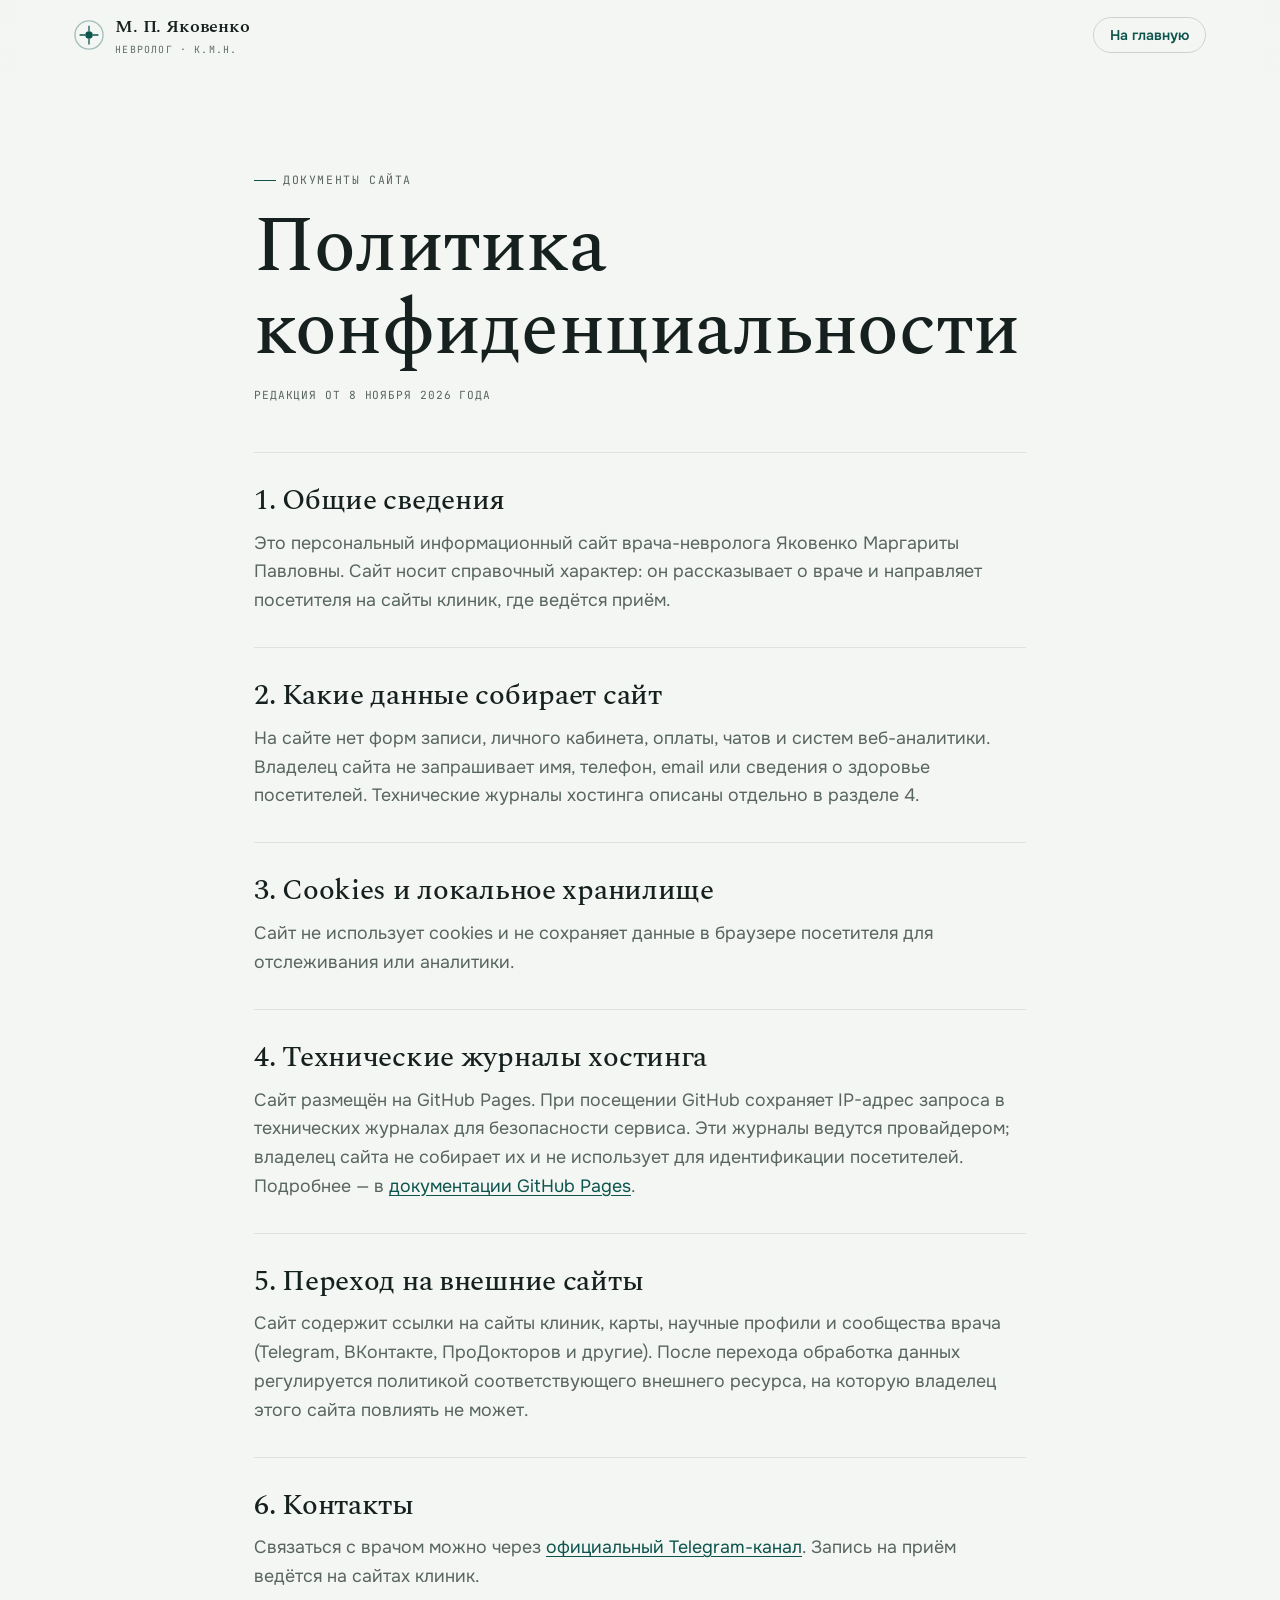
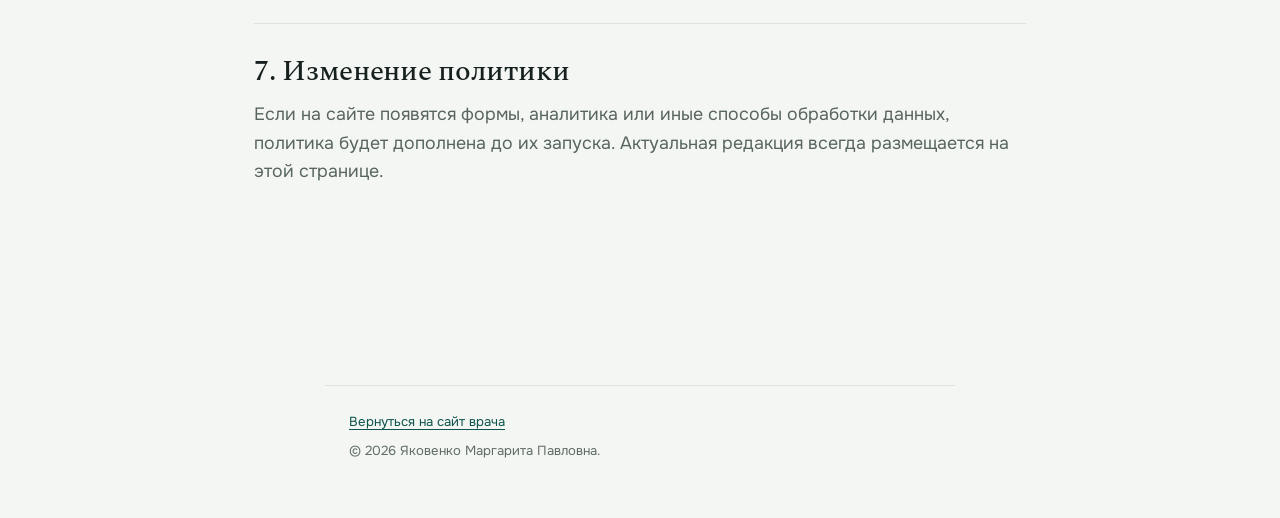
<file: privacy.html>
<!DOCTYPE html>
<html lang="ru">
<head>
  <meta charset="utf-8">
  <meta name="viewport" content="width=device-width, initial-scale=1">
  <title>Политика конфиденциальности — Яковенко Маргарита Павловна</title>
  <meta name="description" content="Политика конфиденциальности личного сайта врача-невролога Яковенко Маргариты Павловны: отсутствие форм и аналитики, технические журналы хостинга.">
  <meta name="robots" content="index, follow">
  <link rel="canonical" href="https://maximusgenius-collab.github.io/Plusha/privacy.html">
  <meta name="theme-color" content="#0C544C">
  <link rel="icon" href="data:image/svg+xml,%3Csvg xmlns='http://www.w3.org/2000/svg' viewBox='0 0 32 32'%3E%3Ccircle cx='16' cy='16' r='15' fill='%230C544C'/%3E%3Cg stroke='%23F4F6F3' stroke-width='1.6' fill='none'%3E%3Ccircle cx='16' cy='16' r='4.5' fill='%23F4F6F3' stroke='none'/%3E%3Cpath d='M16 11.5V4M16 20.5V28M11.5 16H4M20.5 16H28M12.8 12.8l-5 -5M19.2 19.2l5 5'/%3E%3C/g%3E%3C/svg%3E">
  <link rel="stylesheet" href="fonts.css">
  <link rel="stylesheet" href="style.css">
</head>
<body class="policy-page">
  <header class="header">
    <div class="wrap header__inner">
      <a class="brand" href="index.html" aria-label="Вернуться на главную">
        <svg class="brand__mark" width="30" height="30" viewBox="0 0 32 32" fill="none" aria-hidden="true">
          <circle cx="16" cy="16" r="15" stroke="currentColor" stroke-width="1.4" opacity=".35"/>
          <circle cx="16" cy="16" r="4" fill="currentColor"/>
          <g stroke="currentColor" stroke-width="1.4"><path d="M16 12V6M16 20v6M12 16H6M20 16h6"/></g>
        </svg>
        <span><span class="brand__name">М. П. Яковенко</span><span class="brand__role">Невролог · к.м.н.</span></span>
      </a>
      <a class="btn btn--ghost btn--small" href="index.html">На главную</a>
    </div>
  </header>

  <main class="policy wrap">
    <p class="eyebrow">Документы сайта</p>
    <h1>Политика конфиденциальности</h1>
    <p class="policy__updated">Редакция от 8 ноября 2026 года</p>

    <section>
      <h2>1. Общие сведения</h2>
      <p>Это персональный информационный сайт врача-невролога Яковенко Маргариты Павловны. Сайт носит справочный характер: он рассказывает о враче и направляет посетителя на сайты клиник, где ведётся приём.</p>
    </section>

    <section>
      <h2>2. Какие данные собирает сайт</h2>
      <p>На сайте нет форм записи, личного кабинета, оплаты, чатов и систем веб-аналитики. Владелец сайта не запрашивает имя, телефон, email или сведения о здоровье посетителей. Технические журналы хостинга описаны отдельно в разделе 4.</p>
    </section>

    <section>
      <h2>3. Cookies и локальное хранилище</h2>
      <p>Сайт не использует cookies и не сохраняет данные в браузере посетителя для отслеживания или аналитики.</p>
    </section>

    <section>
      <h2>4. Технические журналы хостинга</h2>
      <p>Сайт размещён на GitHub Pages. При посещении GitHub сохраняет IP-адрес запроса в технических журналах для безопасности сервиса. Эти журналы ведутся провайдером; владелец сайта не собирает их и не использует для идентификации посетителей. Подробнее — в <a href="https://docs.github.com/en/pages/getting-started-with-github-pages/what-is-github-pages#data-collection" target="_blank" rel="noopener">документации GitHub Pages</a>.</p>
    </section>

    <section>
      <h2>5. Переход на внешние сайты</h2>
      <p>Сайт содержит ссылки на сайты клиник, карты, научные профили и сообщества врача (Telegram, ВКонтакте, ПроДокторов и другие). После перехода обработка данных регулируется политикой соответствующего внешнего ресурса, на которую владелец этого сайта повлиять не может.</p>
    </section>

    <section>
      <h2>6. Контакты</h2>
      <p>Связаться с врачом можно через <a href="https://t.me/pravilnaya_detskaya_nevrologiya" target="_blank" rel="noopener">официальный Telegram-канал</a>. Запись на приём ведётся на сайтах клиник.</p>
    </section>

    <section>
      <h2>7. Изменение политики</h2>
      <p>Если на сайте появятся формы, аналитика или иные способы обработки данных, политика будет дополнена до их запуска. Актуальная редакция всегда размещается на этой странице.</p>
    </section>
  </main>

  <footer class="footer">
    <div class="wrap footer__legal">
      <p><a href="index.html">Вернуться на сайт врача</a></p>
      <p>© 2026 Яковенко Маргарита Павловна.</p>
    </div>
  </footer>
</body>
</html>
</file>
<file: fonts.css>
/* Локальные шрифты (self-host). Сгенерировано из Google Fonts. */

@font-face {
  font-family: 'JetBrains Mono';
  font-style: normal;
  font-weight: 400;
  font-display: swap;
  src: url('fonts/jetbrains-mono-400-cyrillic-ext.woff2') format('woff2');
  unicode-range: U+0460-052F, U+1C80-1C8A, U+20B4, U+2DE0-2DFF, U+A640-A69F, U+FE2E-FE2F;
}

@font-face {
  font-family: 'JetBrains Mono';
  font-style: normal;
  font-weight: 400;
  font-display: swap;
  src: url('fonts/jetbrains-mono-400-cyrillic.woff2') format('woff2');
  unicode-range: U+0301, U+0400-045F, U+0490-0491, U+04B0-04B1, U+2116;
}

@font-face {
  font-family: 'JetBrains Mono';
  font-style: normal;
  font-weight: 400;
  font-display: swap;
  src: url('fonts/jetbrains-mono-400-latin-ext.woff2') format('woff2');
  unicode-range: U+0100-02BA, U+02BD-02C5, U+02C7-02CC, U+02CE-02D7, U+02DD-02FF, U+0304, U+0308, U+0329, U+1D00-1DBF, U+1E00-1E9F, U+1EF2-1EFF, U+2020, U+20A0-20AB, U+20AD-20C0, U+2113, U+2C60-2C7F, U+A720-A7FF;
}

@font-face {
  font-family: 'JetBrains Mono';
  font-style: normal;
  font-weight: 400;
  font-display: swap;
  src: url('fonts/jetbrains-mono-400-latin.woff2') format('woff2');
  unicode-range: U+0000-00FF, U+0131, U+0152-0153, U+02BB-02BC, U+02C6, U+02DA, U+02DC, U+0304, U+0308, U+0329, U+2000-206F, U+20AC, U+2122, U+2191, U+2193, U+2212, U+2215, U+FEFF, U+FFFD;
}

@font-face {
  font-family: 'JetBrains Mono';
  font-style: normal;
  font-weight: 500;
  font-display: swap;
  src: url('fonts/jetbrains-mono-500-cyrillic-ext.woff2') format('woff2');
  unicode-range: U+0460-052F, U+1C80-1C8A, U+20B4, U+2DE0-2DFF, U+A640-A69F, U+FE2E-FE2F;
}

@font-face {
  font-family: 'JetBrains Mono';
  font-style: normal;
  font-weight: 500;
  font-display: swap;
  src: url('fonts/jetbrains-mono-500-cyrillic.woff2') format('woff2');
  unicode-range: U+0301, U+0400-045F, U+0490-0491, U+04B0-04B1, U+2116;
}

@font-face {
  font-family: 'JetBrains Mono';
  font-style: normal;
  font-weight: 500;
  font-display: swap;
  src: url('fonts/jetbrains-mono-500-latin-ext.woff2') format('woff2');
  unicode-range: U+0100-02BA, U+02BD-02C5, U+02C7-02CC, U+02CE-02D7, U+02DD-02FF, U+0304, U+0308, U+0329, U+1D00-1DBF, U+1E00-1E9F, U+1EF2-1EFF, U+2020, U+20A0-20AB, U+20AD-20C0, U+2113, U+2C60-2C7F, U+A720-A7FF;
}

@font-face {
  font-family: 'JetBrains Mono';
  font-style: normal;
  font-weight: 500;
  font-display: swap;
  src: url('fonts/jetbrains-mono-500-latin.woff2') format('woff2');
  unicode-range: U+0000-00FF, U+0131, U+0152-0153, U+02BB-02BC, U+02C6, U+02DA, U+02DC, U+0304, U+0308, U+0329, U+2000-206F, U+20AC, U+2122, U+2191, U+2193, U+2212, U+2215, U+FEFF, U+FFFD;
}

@font-face {
  font-family: 'Onest';
  font-style: normal;
  font-weight: 400;
  font-display: swap;
  src: url('fonts/onest-400-cyrillic-ext.woff2') format('woff2');
  unicode-range: U+0460-052F, U+1C80-1C8A, U+20B4, U+2DE0-2DFF, U+A640-A69F, U+FE2E-FE2F;
}

@font-face {
  font-family: 'Onest';
  font-style: normal;
  font-weight: 400;
  font-display: swap;
  src: url('fonts/onest-400-cyrillic.woff2') format('woff2');
  unicode-range: U+0301, U+0400-045F, U+0490-0491, U+04B0-04B1, U+2116;
}

@font-face {
  font-family: 'Onest';
  font-style: normal;
  font-weight: 400;
  font-display: swap;
  src: url('fonts/onest-400-latin-ext.woff2') format('woff2');
  unicode-range: U+0100-02BA, U+02BD-02C5, U+02C7-02CC, U+02CE-02D7, U+02DD-02FF, U+0304, U+0308, U+0329, U+1D00-1DBF, U+1E00-1E9F, U+1EF2-1EFF, U+2020, U+20A0-20AB, U+20AD-20C0, U+2113, U+2C60-2C7F, U+A720-A7FF;
}

@font-face {
  font-family: 'Onest';
  font-style: normal;
  font-weight: 400;
  font-display: swap;
  src: url('fonts/onest-400-latin.woff2') format('woff2');
  unicode-range: U+0000-00FF, U+0131, U+0152-0153, U+02BB-02BC, U+02C6, U+02DA, U+02DC, U+0304, U+0308, U+0329, U+2000-206F, U+20AC, U+2122, U+2191, U+2193, U+2212, U+2215, U+FEFF, U+FFFD;
}

@font-face {
  font-family: 'Onest';
  font-style: normal;
  font-weight: 500;
  font-display: swap;
  src: url('fonts/onest-500-cyrillic-ext.woff2') format('woff2');
  unicode-range: U+0460-052F, U+1C80-1C8A, U+20B4, U+2DE0-2DFF, U+A640-A69F, U+FE2E-FE2F;
}

@font-face {
  font-family: 'Onest';
  font-style: normal;
  font-weight: 500;
  font-display: swap;
  src: url('fonts/onest-500-cyrillic.woff2') format('woff2');
  unicode-range: U+0301, U+0400-045F, U+0490-0491, U+04B0-04B1, U+2116;
}

@font-face {
  font-family: 'Onest';
  font-style: normal;
  font-weight: 500;
  font-display: swap;
  src: url('fonts/onest-500-latin-ext.woff2') format('woff2');
  unicode-range: U+0100-02BA, U+02BD-02C5, U+02C7-02CC, U+02CE-02D7, U+02DD-02FF, U+0304, U+0308, U+0329, U+1D00-1DBF, U+1E00-1E9F, U+1EF2-1EFF, U+2020, U+20A0-20AB, U+20AD-20C0, U+2113, U+2C60-2C7F, U+A720-A7FF;
}

@font-face {
  font-family: 'Onest';
  font-style: normal;
  font-weight: 500;
  font-display: swap;
  src: url('fonts/onest-500-latin.woff2') format('woff2');
  unicode-range: U+0000-00FF, U+0131, U+0152-0153, U+02BB-02BC, U+02C6, U+02DA, U+02DC, U+0304, U+0308, U+0329, U+2000-206F, U+20AC, U+2122, U+2191, U+2193, U+2212, U+2215, U+FEFF, U+FFFD;
}

@font-face {
  font-family: 'Onest';
  font-style: normal;
  font-weight: 600;
  font-display: swap;
  src: url('fonts/onest-600-cyrillic-ext.woff2') format('woff2');
  unicode-range: U+0460-052F, U+1C80-1C8A, U+20B4, U+2DE0-2DFF, U+A640-A69F, U+FE2E-FE2F;
}

@font-face {
  font-family: 'Onest';
  font-style: normal;
  font-weight: 600;
  font-display: swap;
  src: url('fonts/onest-600-cyrillic.woff2') format('woff2');
  unicode-range: U+0301, U+0400-045F, U+0490-0491, U+04B0-04B1, U+2116;
}

@font-face {
  font-family: 'Onest';
  font-style: normal;
  font-weight: 600;
  font-display: swap;
  src: url('fonts/onest-600-latin-ext.woff2') format('woff2');
  unicode-range: U+0100-02BA, U+02BD-02C5, U+02C7-02CC, U+02CE-02D7, U+02DD-02FF, U+0304, U+0308, U+0329, U+1D00-1DBF, U+1E00-1E9F, U+1EF2-1EFF, U+2020, U+20A0-20AB, U+20AD-20C0, U+2113, U+2C60-2C7F, U+A720-A7FF;
}

@font-face {
  font-family: 'Onest';
  font-style: normal;
  font-weight: 600;
  font-display: swap;
  src: url('fonts/onest-600-latin.woff2') format('woff2');
  unicode-range: U+0000-00FF, U+0131, U+0152-0153, U+02BB-02BC, U+02C6, U+02DA, U+02DC, U+0304, U+0308, U+0329, U+2000-206F, U+20AC, U+2122, U+2191, U+2193, U+2212, U+2215, U+FEFF, U+FFFD;
}

@font-face {
  font-family: 'Onest';
  font-style: normal;
  font-weight: 700;
  font-display: swap;
  src: url('fonts/onest-700-cyrillic-ext.woff2') format('woff2');
  unicode-range: U+0460-052F, U+1C80-1C8A, U+20B4, U+2DE0-2DFF, U+A640-A69F, U+FE2E-FE2F;
}

@font-face {
  font-family: 'Onest';
  font-style: normal;
  font-weight: 700;
  font-display: swap;
  src: url('fonts/onest-700-cyrillic.woff2') format('woff2');
  unicode-range: U+0301, U+0400-045F, U+0490-0491, U+04B0-04B1, U+2116;
}

@font-face {
  font-family: 'Onest';
  font-style: normal;
  font-weight: 700;
  font-display: swap;
  src: url('fonts/onest-700-latin-ext.woff2') format('woff2');
  unicode-range: U+0100-02BA, U+02BD-02C5, U+02C7-02CC, U+02CE-02D7, U+02DD-02FF, U+0304, U+0308, U+0329, U+1D00-1DBF, U+1E00-1E9F, U+1EF2-1EFF, U+2020, U+20A0-20AB, U+20AD-20C0, U+2113, U+2C60-2C7F, U+A720-A7FF;
}

@font-face {
  font-family: 'Onest';
  font-style: normal;
  font-weight: 700;
  font-display: swap;
  src: url('fonts/onest-700-latin.woff2') format('woff2');
  unicode-range: U+0000-00FF, U+0131, U+0152-0153, U+02BB-02BC, U+02C6, U+02DA, U+02DC, U+0304, U+0308, U+0329, U+2000-206F, U+20AC, U+2122, U+2191, U+2193, U+2212, U+2215, U+FEFF, U+FFFD;
}

@font-face {
  font-family: 'Spectral';
  font-style: normal;
  font-weight: 300;
  font-display: swap;
  src: url('fonts/spectral-300-cyrillic-ext.woff2') format('woff2');
  unicode-range: U+0460-052F, U+1C80-1C8A, U+20B4, U+2DE0-2DFF, U+A640-A69F, U+FE2E-FE2F;
}

@font-face {
  font-family: 'Spectral';
  font-style: normal;
  font-weight: 300;
  font-display: swap;
  src: url('fonts/spectral-300-cyrillic.woff2') format('woff2');
  unicode-range: U+0301, U+0400-045F, U+0490-0491, U+04B0-04B1, U+2116;
}

@font-face {
  font-family: 'Spectral';
  font-style: normal;
  font-weight: 300;
  font-display: swap;
  src: url('fonts/spectral-300-latin-ext.woff2') format('woff2');
  unicode-range: U+0100-02BA, U+02BD-02C5, U+02C7-02CC, U+02CE-02D7, U+02DD-02FF, U+0304, U+0308, U+0329, U+1D00-1DBF, U+1E00-1E9F, U+1EF2-1EFF, U+2020, U+20A0-20AB, U+20AD-20C0, U+2113, U+2C60-2C7F, U+A720-A7FF;
}

@font-face {
  font-family: 'Spectral';
  font-style: normal;
  font-weight: 300;
  font-display: swap;
  src: url('fonts/spectral-300-latin.woff2') format('woff2');
  unicode-range: U+0000-00FF, U+0131, U+0152-0153, U+02BB-02BC, U+02C6, U+02DA, U+02DC, U+0304, U+0308, U+0329, U+2000-206F, U+20AC, U+2122, U+2191, U+2193, U+2212, U+2215, U+FEFF, U+FFFD;
}

@font-face {
  font-family: 'Spectral';
  font-style: normal;
  font-weight: 400;
  font-display: swap;
  src: url('fonts/spectral-400-cyrillic-ext.woff2') format('woff2');
  unicode-range: U+0460-052F, U+1C80-1C8A, U+20B4, U+2DE0-2DFF, U+A640-A69F, U+FE2E-FE2F;
}

@font-face {
  font-family: 'Spectral';
  font-style: normal;
  font-weight: 400;
  font-display: swap;
  src: url('fonts/spectral-400-cyrillic.woff2') format('woff2');
  unicode-range: U+0301, U+0400-045F, U+0490-0491, U+04B0-04B1, U+2116;
}

@font-face {
  font-family: 'Spectral';
  font-style: normal;
  font-weight: 400;
  font-display: swap;
  src: url('fonts/spectral-400-latin-ext.woff2') format('woff2');
  unicode-range: U+0100-02BA, U+02BD-02C5, U+02C7-02CC, U+02CE-02D7, U+02DD-02FF, U+0304, U+0308, U+0329, U+1D00-1DBF, U+1E00-1E9F, U+1EF2-1EFF, U+2020, U+20A0-20AB, U+20AD-20C0, U+2113, U+2C60-2C7F, U+A720-A7FF;
}

@font-face {
  font-family: 'Spectral';
  font-style: normal;
  font-weight: 400;
  font-display: swap;
  src: url('fonts/spectral-400-latin.woff2') format('woff2');
  unicode-range: U+0000-00FF, U+0131, U+0152-0153, U+02BB-02BC, U+02C6, U+02DA, U+02DC, U+0304, U+0308, U+0329, U+2000-206F, U+20AC, U+2122, U+2191, U+2193, U+2212, U+2215, U+FEFF, U+FFFD;
}

@font-face {
  font-family: 'Spectral';
  font-style: normal;
  font-weight: 500;
  font-display: swap;
  src: url('fonts/spectral-500-cyrillic-ext.woff2') format('woff2');
  unicode-range: U+0460-052F, U+1C80-1C8A, U+20B4, U+2DE0-2DFF, U+A640-A69F, U+FE2E-FE2F;
}

@font-face {
  font-family: 'Spectral';
  font-style: normal;
  font-weight: 500;
  font-display: swap;
  src: url('fonts/spectral-500-cyrillic.woff2') format('woff2');
  unicode-range: U+0301, U+0400-045F, U+0490-0491, U+04B0-04B1, U+2116;
}

@font-face {
  font-family: 'Spectral';
  font-style: normal;
  font-weight: 500;
  font-display: swap;
  src: url('fonts/spectral-500-latin-ext.woff2') format('woff2');
  unicode-range: U+0100-02BA, U+02BD-02C5, U+02C7-02CC, U+02CE-02D7, U+02DD-02FF, U+0304, U+0308, U+0329, U+1D00-1DBF, U+1E00-1E9F, U+1EF2-1EFF, U+2020, U+20A0-20AB, U+20AD-20C0, U+2113, U+2C60-2C7F, U+A720-A7FF;
}

@font-face {
  font-family: 'Spectral';
  font-style: normal;
  font-weight: 500;
  font-display: swap;
  src: url('fonts/spectral-500-latin.woff2') format('woff2');
  unicode-range: U+0000-00FF, U+0131, U+0152-0153, U+02BB-02BC, U+02C6, U+02DA, U+02DC, U+0304, U+0308, U+0329, U+2000-206F, U+20AC, U+2122, U+2191, U+2193, U+2212, U+2215, U+FEFF, U+FFFD;
}

@font-face {
  font-family: 'Spectral';
  font-style: normal;
  font-weight: 600;
  font-display: swap;
  src: url('fonts/spectral-600-cyrillic-ext.woff2') format('woff2');
  unicode-range: U+0460-052F, U+1C80-1C8A, U+20B4, U+2DE0-2DFF, U+A640-A69F, U+FE2E-FE2F;
}

@font-face {
  font-family: 'Spectral';
  font-style: normal;
  font-weight: 600;
  font-display: swap;
  src: url('fonts/spectral-600-cyrillic.woff2') format('woff2');
  unicode-range: U+0301, U+0400-045F, U+0490-0491, U+04B0-04B1, U+2116;
}

@font-face {
  font-family: 'Spectral';
  font-style: normal;
  font-weight: 600;
  font-display: swap;
  src: url('fonts/spectral-600-latin-ext.woff2') format('woff2');
  unicode-range: U+0100-02BA, U+02BD-02C5, U+02C7-02CC, U+02CE-02D7, U+02DD-02FF, U+0304, U+0308, U+0329, U+1D00-1DBF, U+1E00-1E9F, U+1EF2-1EFF, U+2020, U+20A0-20AB, U+20AD-20C0, U+2113, U+2C60-2C7F, U+A720-A7FF;
}

@font-face {
  font-family: 'Spectral';
  font-style: normal;
  font-weight: 600;
  font-display: swap;
  src: url('fonts/spectral-600-latin.woff2') format('woff2');
  unicode-range: U+0000-00FF, U+0131, U+0152-0153, U+02BB-02BC, U+02C6, U+02DA, U+02DC, U+0304, U+0308, U+0329, U+2000-206F, U+20AC, U+2122, U+2191, U+2193, U+2212, U+2215, U+FEFF, U+FFFD;
}
</file>
<file: style.css>
/* =========================================================================
   Сайт врача-невролога — личный сайт
   Дизайн-токены: «ясность нервной системы»
   ========================================================================= */

:root {
  /* — Цвет — */
  --paper:        #F4F6F3;   /* фарфор с холодно-зелёным подтоном */
  --paper-2:      #FBFCFA;   /* карточки */
  --paper-3:      #EEF1ED;   /* мягкие плашки */
  --ink:          #16211F;   /* основной текст, петроль-чёрный */
  --muted:        #58655F;   /* вторичный текст */
  --faint:        #5F6D65;   /* подписи: контраст не ниже 4.5:1 на светлых подложках */
  --line:         #DDE3DD;   /* волосяные линии */
  --line-2:       #CBD3CB;

  --petrol:       #0C544C;   /* бренд / взрослые / неврология */
  --petrol-deep:  #073E38;
  --petrol-soft:  #E4EDEA;   /* подложка для «взрослых» */
  --amber:        #B8792A;   /* педиатрия / тёплый акцент */
  --amber-deep:   #8F5C18;
  --amber-soft:   #F6EEDF;   /* подложка для «детей» */

  /* — Шрифты — */
  --serif: "Spectral", Georgia, "Times New Roman", serif;
  --sans:  "Onest", -apple-system, BlinkMacSystemFont, "Segoe UI", Roboto, sans-serif;
  --mono:  "JetBrains Mono", ui-monospace, "SFMono-Regular", Consolas, monospace;

  /* — Ритм — */
  --wrap: 1180px;
  --rail: 76px;              /* отступ под «нервный ствол» на десктопе */
  --radius: 18px;
  --radius-sm: 12px;

  --ease: cubic-bezier(.22,.61,.36,1);
}

/* — База — */
*, *::before, *::after { box-sizing: border-box; }

html { scroll-behavior: smooth; }
@media (prefers-reduced-motion: reduce) { html { scroll-behavior: auto; } }

body {
  margin: 0;
  font-family: var(--sans);
  font-size: clamp(16px, 0.95rem + 0.2vw, 18px);
  line-height: 1.62;
  color: var(--ink);
  background: var(--paper);
  -webkit-font-smoothing: antialiased;
  text-rendering: optimizeLegibility;
}

img { max-width: 100%; display: block; }

a { color: inherit; text-decoration: none; }

h1, h2, h3 { font-family: var(--serif); font-weight: 500; margin: 0; line-height: 1.08; letter-spacing: -0.01em; }

p { margin: 0 0 1em; }
p:last-child { margin-bottom: 0; }

::selection { background: var(--petrol); color: var(--paper); }

:focus-visible {
  outline: 2.5px solid var(--petrol);
  outline-offset: 3px;
  border-radius: 4px;
}

.wrap { max-width: var(--wrap); margin: 0 auto; padding: 0 24px; }

/* — Утилитарные подписи (моно) — */
.eyebrow {
  font-family: var(--mono);
  font-size: 0.72rem;
  letter-spacing: 0.14em;
  text-transform: uppercase;
  color: var(--petrol);
  margin: 0 0 1.1rem;
  display: inline-flex;
  align-items: center;
  gap: 0.6em;
}
.eyebrow::before {
  content: "";
  width: 22px; height: 1px;
  background: var(--petrol);
  display: inline-block;
}

.sr-only {
  position: absolute; width: 1px; height: 1px;
  padding: 0; margin: -1px; overflow: hidden;
  clip: rect(0,0,0,0); white-space: nowrap; border: 0;
}

/* =========================================================================
   Кнопки
   ========================================================================= */
.btn {
  font-family: var(--sans);
  font-size: 0.96rem;
  font-weight: 600;
  line-height: 1;
  display: inline-flex;
  align-items: center;
  justify-content: center;
  gap: 0.55em;
  padding: 0.95em 1.5em;
  border-radius: 999px;
  border: 1.5px solid transparent;
  cursor: pointer;
  transition: transform .25s var(--ease), background .25s var(--ease), color .25s var(--ease), border-color .25s var(--ease);
  white-space: nowrap;
}
.btn:active { transform: translateY(1px); }

.btn--primary { background: var(--petrol); color: var(--paper); }
.btn--primary:hover { background: var(--petrol-deep); }

.btn--ghost { background: transparent; color: var(--petrol); border-color: var(--line-2); }
.btn--ghost:hover { border-color: var(--petrol); background: var(--petrol-soft); }

.btn--small { padding: 0.7em 1.15em; font-size: 0.88rem; }

.btn__arrow { transition: transform .25s var(--ease); }
.btn:hover .btn__arrow { transform: translateX(3px); }

/* =========================================================================
   Шапка
   ========================================================================= */
.header {
  position: sticky;
  top: 0;
  z-index: 50;
  background: color-mix(in srgb, var(--paper) 82%, transparent);
  backdrop-filter: saturate(140%) blur(12px);
  border-bottom: 1px solid transparent;
  transition: border-color .3s var(--ease), background .3s var(--ease);
}
.header.is-stuck { border-bottom-color: var(--line); }

.header__inner {
  display: flex;
  align-items: center;
  justify-content: space-between;
  gap: 1.5rem;
  height: 70px;
}

.brand { display: inline-flex; align-items: center; gap: 0.7rem; }
.brand__mark { color: var(--petrol); flex: none; }
.brand__name { font-family: var(--serif); font-size: 1.12rem; font-weight: 600; letter-spacing: -0.01em; }
.brand__role { display: block; font-family: var(--mono); font-size: 0.62rem; letter-spacing: 0.12em; text-transform: uppercase; color: var(--faint); margin-top: 1px; }

.nav { display: flex; align-items: center; gap: 1.9rem; }
.nav a { font-size: 0.93rem; color: var(--muted); transition: color .2s var(--ease); }
.nav a:hover { color: var(--ink); }

.header__cta { display: inline-flex; gap: 0.6rem; align-items: center; }

.menu-toggle {
  display: none;
  width: 42px;
  height: 42px;
  padding: 10px;
  border: 1px solid var(--line-2);
  border-radius: 50%;
  background: var(--paper-2);
  color: var(--ink);
}
.menu-toggle span { display: block; height: 1.5px; margin: 4px 0; background: currentColor; transition: transform .25s var(--ease), opacity .2s; }
.mobile-menu {
  display: none;
  grid-template-columns: 1fr 1fr;
  gap: 0;
  padding: 0 24px 18px;
  background: var(--paper);
  border-bottom: 1px solid var(--line);
}
.mobile-menu a { padding: 0.75rem 0; border-bottom: 1px solid var(--line); color: var(--muted); font-size: 0.94rem; }
.mobile-menu a:nth-child(odd) { margin-right: 1rem; }

@media (max-width: 940px) {
  .nav { display: none; }
  .menu-ready .menu-toggle { display: block; }
  .header.menu-open .mobile-menu { display: grid; }
  .header.menu-open .menu-toggle span:nth-child(1) { transform: translateY(5.5px) rotate(45deg); }
  .header.menu-open .menu-toggle span:nth-child(2) { opacity: 0; }
  .header.menu-open .menu-toggle span:nth-child(3) { transform: translateY(-5.5px) rotate(-45deg); }
}

@media (max-width: 500px) {
  .header__inner { height: 64px; gap: 0.5rem; padding-inline: 16px; }
  .brand__mark { display: none; }
  .brand__role { display: none; }
  .brand__name { font-size: 0.95rem; white-space: nowrap; }
  .header__cta { gap: 0.4rem; flex-shrink: 0; }
  .header__cta .btn { padding: 0.75em 0.85em; font-size: 0.8rem; }
  .mobile-menu { grid-template-columns: 1fr; }
  .mobile-menu a:nth-child(odd) { margin-right: 0; }
}

/* =========================================================================
   Геро
   ========================================================================= */
.hero { padding: clamp(2.5rem, 6vw, 5.5rem) 0 clamp(3rem, 6vw, 5rem); position: relative; overflow: hidden; }

.hero__grid {
  display: grid;
  grid-template-columns: 0.85fr 1fr;
  gap: clamp(2rem, 5vw, 4.5rem);
  align-items: center;
}

/* Портрет */
.portrait {
  position: relative;
  aspect-ratio: 4 / 5;
  border-radius: var(--radius);
  overflow: hidden;
  background:
    radial-gradient(120% 90% at 30% 12%, #1c6b62 0%, var(--petrol) 42%, var(--petrol-deep) 100%);
  box-shadow: 0 30px 60px -34px rgba(7,62,56,.55);
  isolation: isolate;
}
.portrait img { width: 100%; height: 100%; object-fit: cover; }

/* Заглушка фото (если нет img/doctor.jpg) */
.portrait__ph {
  position: absolute; inset: 0;
  display: flex; flex-direction: column;
  align-items: center; justify-content: center;
  gap: 0.5rem;
  color: color-mix(in srgb, var(--paper) 90%, transparent);
}
.portrait__mono { font-family: var(--serif); font-size: clamp(3rem, 8vw, 5rem); font-weight: 300; letter-spacing: 0.05em; }
.portrait__hint { font-family: var(--mono); font-size: 0.62rem; letter-spacing: 0.16em; text-transform: uppercase; opacity: .7; }
/* мягкий «нейронный» узор поверх */
.portrait__net { position: absolute; inset: 0; z-index: -1; opacity: .22; mix-blend-mode: screen; }

.hero__body { max-width: 36ch; }
.hero__name {
  font-size: clamp(2.4rem, 1.6rem + 3.4vw, 4rem);
  font-weight: 500;
  margin: 0 0 0.5rem;
}
.hero__sub {
  font-family: var(--mono);
  font-size: 0.8rem;
  letter-spacing: 0.1em;
  text-transform: uppercase;
  color: var(--amber-deep);
  margin: 0 0 1.5rem;
}
.hero__sub b { color: var(--petrol); font-weight: 500; }
.hero__lead { font-size: clamp(1.05rem, 1rem + 0.4vw, 1.22rem); color: var(--muted); margin-bottom: 2rem; }
.hero__actions { display: flex; flex-wrap: wrap; gap: 0.9rem; margin-bottom: 2.4rem; }

.hero__stats { display: flex; flex-wrap: wrap; gap: 1.6rem 2.4rem; padding-top: 1.6rem; border-top: 1px solid var(--line); }
.stat__num { font-family: var(--serif); font-size: 1.7rem; font-weight: 500; color: var(--petrol); line-height: 1; }
.stat__label { font-family: var(--mono); font-size: 0.68rem; letter-spacing: 0.08em; text-transform: uppercase; color: var(--faint); margin-top: 0.45rem; max-width: 16ch; }

@media (max-width: 860px) {
  .hero__grid { grid-template-columns: 1fr; gap: 2rem; }
  .portrait { max-width: 340px; }
  .hero__body { max-width: none; }
}

@media (max-width: 500px) {
  .hero { padding-top: 1.5rem; }
  .hero__grid { gap: 1.25rem; }
  .portrait { width: 136px; margin: 0 auto; }
  .hero__name { font-size: clamp(2rem, 8.5vw, 2.4rem); }
  .hero__sub { margin-bottom: 1rem; }
  .hero__lead { margin-bottom: 1.25rem; }
  .hero__actions { gap: 0.65rem; }
}

/* =========================================================================
   «Нервный ствол» — подпись страницы
   ========================================================================= */
.rail { position: relative; }

@media (min-width: 1080px) {
  .rail { padding-left: var(--rail); }
  /* линия-ствол */
  .rail::before {
    content: "";
    position: absolute;
    left: 22px; top: 0; bottom: 0;
    width: 2px;
    background: var(--line);
  }
  /* активная (заполняемая при скролле) часть */
  .rail::after {
    content: "";
    position: absolute;
    left: 22px; top: 0;
    width: 2px;
    height: var(--progress, 0%);
    background: linear-gradient(var(--petrol), var(--amber));
    transition: height .15s linear;
  }
  /* узлы-синапсы у каждого раздела */
  .section { position: relative; }
  .section::before {
    content: "";
    position: absolute;
    left: 16px; top: clamp(2.5rem, 5vw, 4rem);
    width: 14px; height: 14px;
    border-radius: 50%;
    background: var(--paper);
    border: 2px solid var(--line-2);
    z-index: 2;
    transition: border-color .4s var(--ease), background .4s var(--ease), box-shadow .4s var(--ease);
  }
  .section.is-in::before {
    border-color: var(--petrol);
    background: var(--petrol);
    box-shadow: 0 0 0 5px var(--petrol-soft);
  }
}

/* =========================================================================
   Секции — общий ритм
   ========================================================================= */
.section { padding: clamp(3.2rem, 7vw, 6rem) 0; border-top: 1px solid var(--line); }
.section--plain { border-top: none; }

.section__head { max-width: 60ch; margin-bottom: clamp(2rem, 4vw, 3rem); }
.section__title { font-size: clamp(1.8rem, 1.3rem + 2vw, 2.8rem); }
.section__intro { color: var(--muted); margin-top: 1rem; font-size: 1.08rem; max-width: 52ch; }

/* — Появление при скролле — */
.reveal { opacity: 1; transform: none; }
.reveal.is-in { animation: reveal-in .5s var(--ease); }
@keyframes reveal-in {
  from { transform: translateY(10px); }
  to { transform: none; }
}
@media (prefers-reduced-motion: reduce) {
  .reveal.is-in { animation: none; }
}

/* =========================================================================
   О враче
   ========================================================================= */
.about__grid { display: grid; grid-template-columns: 1.3fr 0.9fr; gap: clamp(2rem, 5vw, 4rem); align-items: start; }
.about__lead { font-family: var(--serif); font-size: clamp(1.3rem, 1.1rem + 1vw, 1.7rem); line-height: 1.4; font-weight: 400; color: var(--ink); margin-bottom: 1.5rem; }
.about__text p { color: var(--muted); }

.facts { list-style: none; margin: 0; padding: 0; display: grid; gap: 0; border: 1px solid var(--line); border-radius: var(--radius); overflow: hidden; background: var(--paper-2); }
.facts li { display: grid; gap: 0.3rem; padding: 1.05rem 1.3rem; border-bottom: 1px solid var(--line); }
.facts li:last-child { border-bottom: none; }
.fact__k { font-family: var(--mono); font-size: 0.66rem; letter-spacing: 0.1em; text-transform: uppercase; color: var(--faint); }
.fact__v { font-size: 1.02rem; font-weight: 500; }
.fact__v b { font-family: var(--serif); font-weight: 600; }

.soc { margin-top: 1.6rem; display: flex; flex-wrap: wrap; align-items: center; gap: 0.6rem 1.1rem; }
.soc__label { font-family: var(--mono); font-size: 0.66rem; letter-spacing: 0.1em; text-transform: uppercase; color: var(--faint); }
.soc a {
  font-size: 0.92rem; font-weight: 500; color: var(--petrol);
  display: inline-flex; align-items: center; gap: 0.4em;
  border-bottom: 1px solid var(--line-2);
  padding-bottom: 1px;
  transition: border-color .2s var(--ease);
}
.soc a:hover { border-color: var(--petrol); }
.soc a::before { content: "→"; color: var(--amber); }

.context-photo {
  position: relative;
  margin: clamp(2rem, 5vw, 4rem) 0 0;
  border-radius: var(--radius);
  overflow: hidden;
  background: var(--paper-3);
}
.context-photo--about { height: clamp(280px, 38vw, 440px); }
.context-photo img { width: 100%; height: 100%; object-fit: cover; }
.context-photo--about img { object-position: center 46%; }
.context-photo figcaption {
  position: absolute;
  right: 1rem;
  bottom: 1rem;
  padding: 0.55rem 0.8rem;
  border-radius: 999px;
  background: color-mix(in srgb, var(--paper) 90%, transparent);
  color: var(--ink);
  font-family: var(--mono);
  font-size: 0.64rem;
  letter-spacing: 0.08em;
  text-transform: uppercase;
}

@media (max-width: 820px) { .about__grid { grid-template-columns: 1fr; } }

/* =========================================================================
   Дипломы и сертификаты
   ========================================================================= */
.docs { display: grid; grid-template-columns: repeat(auto-fill, minmax(190px, 1fr)); gap: 1.2rem; }
.doc {
  display: flex; flex-direction: column;
  border: 1px solid var(--line);
  background: var(--paper-2);
  border-radius: var(--radius);
  overflow: hidden;
  transition: border-color .3s var(--ease), transform .3s var(--ease), box-shadow .3s var(--ease);
}
.doc:hover { border-color: var(--line-2); transform: translateY(-3px); box-shadow: 0 20px 38px -28px rgba(7,62,56,.4); }
.doc__thumb {
  aspect-ratio: 3 / 4;
  display: grid; place-items: center;
  background: var(--paper-3);
  border-bottom: 1px solid var(--line);
  position: relative;
}
/* настоящий документ — превью первой страницы */
.doc__thumb img { width: 100%; height: 100%; object-fit: cover; object-position: center top; }
.doc__thumb--contain img { object-fit: contain; object-position: center; }
/* заглушка, пока документ не добавлен */
.doc--empty { color: var(--line-2); }
.doc--empty svg { width: 46px; height: 56px; }
.doc:hover .doc--empty { color: var(--petrol); }
.doc__thumb::after {
  content: "Открыть";
  position: absolute; inset: auto 0 0 0;
  text-align: center;
  font-family: var(--mono); font-size: 0.62rem; letter-spacing: 0.12em; text-transform: uppercase;
  color: var(--paper);
  background: color-mix(in srgb, var(--petrol) 92%, transparent);
  padding: 0.5rem;
  transform: translateY(100%);
  transition: transform .3s var(--ease);
}
.doc:hover .doc__thumb::after { transform: none; }
.doc__cap { padding: 0.95rem 1.1rem 1.1rem; display: grid; gap: 0.25rem; }
.doc__k { font-family: var(--mono); font-size: 0.62rem; letter-spacing: 0.1em; text-transform: uppercase; color: var(--faint); }
.doc__t { font-size: 0.96rem; font-weight: 500; color: var(--ink); line-height: 1.35; }
.docs-hint { margin-top: 1.3rem; font-size: 0.86rem; color: var(--faint); }
.docs-hint code { font-family: var(--mono); font-size: 0.82em; background: var(--paper-3); padding: 0.15em 0.45em; border-radius: 5px; }
.docs--collapsible .doc:nth-child(n+7) { display: none; }
.docs.is-expanded .doc:nth-child(n+7) { display: flex; }
.docs-toggle { display: none; margin-top: 1rem; }
.docs--collapsible ~ .docs-toggle { display: inline-flex; }

/* =========================================================================
   Научные публикации (РИНЦ / eLibrary)
   ========================================================================= */
.sci-top {
  display: flex; flex-wrap: wrap; align-items: center; justify-content: space-between;
  gap: 1.5rem 2rem;
  padding: clamp(1.3rem, 3vw, 1.8rem) clamp(1.3rem, 3vw, 2rem);
  border: 1px solid var(--line);
  background: var(--paper-2);
  border-radius: var(--radius);
  margin-bottom: 1.8rem;
}
.sci-metrics { display: flex; flex-wrap: wrap; gap: 1.4rem 2.4rem; }
.sci-metric b { display: block; font-family: var(--serif); font-size: 1.7rem; font-weight: 500; color: var(--petrol); line-height: 1; }
.sci-metric span { font-family: var(--mono); font-size: 0.66rem; letter-spacing: 0.08em; text-transform: uppercase; color: var(--faint); margin-top: 0.4rem; display: block; }
.sci-actions { display: flex; flex-wrap: wrap; gap: 0.7rem; }

.pubs { list-style: none; margin: 0; padding: 0; border-top: 1px solid var(--line); }
.pub {
  display: grid;
  grid-template-columns: 56px 1fr;
  gap: 0.2rem 1.2rem;
  padding: 1.1rem 0;
  border-bottom: 1px solid var(--line);
}
.pub__year { font-family: var(--mono); font-size: 0.82rem; color: var(--petrol); padding-top: 2px; }
.pub__title { font-size: 1.02rem; font-weight: 500; color: var(--ink); line-height: 1.4; }
.pub__src { font-size: 0.9rem; color: var(--muted); margin-top: 0.3rem; }
.pub__src b { color: var(--ink); font-weight: 600; }
.pub__cite { display: inline-block; margin-left: 0.5rem; font-family: var(--mono); font-size: 0.62rem; letter-spacing: 0.04em; text-transform: uppercase; color: var(--amber-deep); background: var(--amber-soft); padding: 0.1em 0.5em; border-radius: 6px; vertical-align: middle; white-space: nowrap; }

.pubs-more { margin-top: 1.4rem; }
.pubs-more > summary {
  list-style: none; cursor: pointer; display: inline-flex; align-items: center; gap: 0.5em;
  font-weight: 600; font-size: 0.94rem; color: var(--petrol);
  padding: 0.7em 1.3em; border: 1.5px solid var(--line-2); border-radius: 999px;
  transition: border-color .25s var(--ease), background .25s var(--ease);
}
.pubs-more > summary::-webkit-details-marker { display: none; }
.pubs-more > summary:hover { border-color: var(--petrol); background: var(--petrol-soft); }
.pubs-more[open] > summary { margin-bottom: 0.4rem; }
.pubs-more[open] > summary .pubs-more__txt::after { content: " — свернуть"; }
.pubs-more .pubs { border-top: 1px solid var(--line); margin-top: 1.2rem; }

@media (max-width: 560px) {
  .pub { grid-template-columns: 1fr; gap: 0.15rem; }
  .pub__year { padding-top: 0; }
}

/* =========================================================================
   Статьи
   ========================================================================= */
.articles { display: grid; gap: 1.1rem; }
.article {
  border: 1px solid var(--line);
  background: var(--paper-2);
  border-radius: var(--radius);
  padding: clamp(1.2rem, 3vw, 1.6rem) clamp(1.3rem, 3vw, 1.8rem);
  transition: border-color .3s var(--ease), box-shadow .3s var(--ease);
}
.article[open] { border-color: var(--line-2); box-shadow: 0 22px 40px -32px rgba(7,62,56,.35); }
.article > summary { list-style: none; cursor: pointer; }
.article > summary::-webkit-details-marker { display: none; }
.article__meta { font-family: var(--mono); font-size: 0.66rem; letter-spacing: 0.1em; text-transform: uppercase; color: var(--petrol); margin-bottom: 0.6rem; }
.article__meta.is-kids { color: var(--amber-deep); }
.article__head { display: flex; justify-content: space-between; align-items: flex-start; gap: 1rem; }
.article__title { font-family: var(--serif); font-size: clamp(1.2rem, 1rem + 0.8vw, 1.5rem); font-weight: 500; color: var(--ink); line-height: 1.25; }
.article__chev { flex: none; color: var(--petrol); transition: transform .3s var(--ease); margin-top: 3px; }
.article[open] .article__chev { transform: rotate(180deg); }
.article__desc { font-size: 0.97rem; color: var(--muted); margin-top: 0.5rem; max-width: 64ch; }
.article__full { margin-top: 1.2rem; padding-top: 1.2rem; border-top: 1px solid var(--line); font-size: 1.02rem; line-height: 1.7; color: var(--muted); max-width: 68ch; }
.article__full p { margin: 0 0 0.9em; }
.article__full b { color: var(--ink); font-weight: 600; }
.article__tg { display: inline-flex; align-items: center; gap: 0.45em; font-weight: 600; font-size: 0.92rem; color: var(--petrol); margin-top: 0.4rem; }
.article__tg:hover { text-decoration: underline; text-underline-offset: 3px; }
.articles-cta { margin-top: 1.6rem; }

/* =========================================================================
   С чем обращаются — взрослые / дети
   ========================================================================= */
.audience { display: grid; grid-template-columns: 1fr 1fr; gap: clamp(1rem, 2.5vw, 1.8rem); }

.aud {
  --aud-pad: clamp(1.5rem, 3vw, 2.2rem);
  border-radius: var(--radius);
  padding: 0 var(--aud-pad) var(--aud-pad);
  border: 1px solid var(--line);
  background: var(--paper-2);
  overflow: hidden;
}
.aud--adults { background: var(--petrol-soft); border-color: color-mix(in srgb, var(--petrol) 18%, var(--line)); }
.aud--kids   { background: var(--amber-soft); border-color: color-mix(in srgb, var(--amber) 22%, var(--line)); }

.aud__visual {
  height: clamp(190px, 24vw, 285px);
  margin: 0 calc(0px - var(--aud-pad)) 1.5rem;
  overflow: hidden;
}
.aud__visual img { width: 100%; height: 100%; object-fit: cover; }
.aud--adults .aud__visual img { object-position: center 48%; }
.aud--kids .aud__visual img { object-position: center 42%; }

.aud__tag { font-family: var(--mono); font-size: 0.68rem; letter-spacing: 0.12em; text-transform: uppercase; display: inline-flex; align-items: center; gap: 0.5em; margin-bottom: 0.8rem; }
.aud--adults .aud__tag { color: var(--petrol); }
.aud--kids .aud__tag { color: var(--amber-deep); }
.aud__dot { width: 8px; height: 8px; border-radius: 50%; }
.aud--adults .aud__dot { background: var(--petrol); }
.aud--kids .aud__dot { background: var(--amber); }

.aud__title { font-size: 1.5rem; margin-bottom: 0.4rem; }
.aud__note { color: var(--muted); font-size: 0.96rem; margin-bottom: 1.4rem; }

.aud__list { list-style: none; margin: 0; padding: 0; display: grid; gap: 0.55rem; }
.aud__list li { position: relative; padding-left: 1.5rem; color: var(--ink); }
.aud__list li::before {
  content: "";
  position: absolute; left: 0; top: 0.62em;
  width: 7px; height: 7px; border-radius: 50%;
  background: currentColor; opacity: .35;
}
.aud--adults .aud__list li::before { background: var(--petrol); opacity: .55; }
.aud--kids .aud__list li::before { background: var(--amber); opacity: .7; }

@media (max-width: 760px) { .audience { grid-template-columns: 1fr; } }

/* =========================================================================
   Методы
   ========================================================================= */
.method-primary {
  display: grid;
  grid-template-columns: 1fr 1fr;
  gap: clamp(1.5rem, 4vw, 3rem);
  align-items: center;
  background: var(--ink);
  color: var(--paper);
  border-radius: var(--radius);
  padding: clamp(1.8rem, 4vw, 3rem);
  margin-bottom: 1.4rem;
  position: relative;
  overflow: hidden;
}
.method-primary__visual {
  align-self: stretch;
  min-height: 260px;
  border-radius: var(--radius-sm);
  overflow: hidden;
}
.method-primary__visual img { width: 100%; height: 100%; object-fit: cover; object-position: center 35%; }
.method-primary__tag { font-family: var(--mono); font-size: 0.7rem; letter-spacing: 0.14em; text-transform: uppercase; color: #7fd6c9; margin-bottom: 1rem; }
.method-primary__title { font-size: clamp(1.7rem, 1.3rem + 1.6vw, 2.5rem); color: var(--paper); margin-bottom: 1rem; }
.method-primary__text { color: color-mix(in srgb, var(--paper) 78%, transparent); }
.method-primary__text p { color: inherit; }
.method-primary__list { grid-column: 1 / -1; list-style: none; margin: 0; padding: 0; display: grid; grid-template-columns: 1fr 1fr; gap: 0.7rem 2rem; }
.method-primary__list li { padding-left: 1.7rem; position: relative; color: color-mix(in srgb, var(--paper) 88%, transparent); }
.method-primary__list li::before { content: "→"; position: absolute; left: 0; color: #7fd6c9; }

.methods-add { display: grid; grid-template-columns: 1fr 1fr; gap: 1.4rem; }
.method-add {
  border: 1px solid var(--line);
  background: var(--paper-2);
  border-radius: var(--radius);
  padding: clamp(1.4rem, 3vw, 2rem);
}
.method-add__tag { font-family: var(--mono); font-size: 0.64rem; letter-spacing: 0.12em; text-transform: uppercase; color: var(--amber-deep); margin-bottom: 0.8rem; }
.method-add__title { font-size: 1.3rem; margin-bottom: 0.5rem; }
.method-add__text { color: var(--muted); font-size: 0.97rem; }

.methods-note { margin-top: 1.4rem; font-size: 0.92rem; color: var(--faint); display: flex; gap: 0.6rem; align-items: flex-start; }
.methods-note svg { flex: none; margin-top: 2px; color: var(--amber); }

@media (max-width: 760px) {
  .method-primary { grid-template-columns: 1fr; }
  .method-primary__visual { min-height: 230px; }
  .method-primary__list { grid-template-columns: 1fr; }
  .methods-add { grid-template-columns: 1fr; }
}

/* =========================================================================
   Где принимает — клиники
   ========================================================================= */
.clinics { display: grid; grid-template-columns: repeat(auto-fit, minmax(290px, 1fr)); gap: 1.4rem; }
.clinic {
  border: 1px solid var(--line);
  background: var(--paper-2);
  border-radius: var(--radius);
  padding: clamp(1.4rem, 3vw, 1.9rem);
  display: flex;
  flex-direction: column;
  transition: border-color .3s var(--ease), transform .3s var(--ease), box-shadow .3s var(--ease);
}
.clinic:hover { border-color: var(--line-2); transform: translateY(-3px); box-shadow: 0 22px 40px -30px rgba(7,62,56,.4); }
.clinic__type { font-family: var(--mono); font-size: 0.64rem; letter-spacing: 0.1em; text-transform: uppercase; color: var(--petrol); margin-bottom: 0.55rem; }
.clinic__name { font-size: 1.3rem; margin-bottom: 1rem; }
.clinic__rows { list-style: none; margin: 0 0 1.5rem; padding: 0; display: grid; gap: 0.7rem; flex: 1; }
.clinic__rows li { display: grid; grid-template-columns: 18px 1fr; gap: 0.7rem; align-items: start; font-size: 0.95rem; color: var(--muted); }
.clinic__rows svg { color: var(--petrol); margin-top: 3px; }
.clinic__rows b { color: var(--ink); font-weight: 500; }
.clinic__rows a { color: var(--petrol); text-decoration: underline; text-underline-offset: 3px; }
.clinics__note { margin-top: 1rem; color: var(--faint); font-size: 0.86rem; }
.metro { display: inline-flex; align-items: center; gap: 0.4em; }
.metro__dot { width: 9px; height: 9px; border-radius: 50%; background: var(--amber); flex: none; }
.clinic__days { font-family: var(--mono); font-size: 0.82rem; color: var(--ink); }

/* =========================================================================
   Отзывы
   ========================================================================= */
.reviews { display: grid; grid-template-columns: repeat(auto-fit, minmax(280px, 1fr)); gap: 1.4rem; }
.reviews-summary {
  display: flex;
  flex-wrap: wrap;
  align-items: center;
  gap: 1.2rem 2.2rem;
  margin-bottom: 1.4rem;
  padding: 1.15rem 1.35rem;
  border: 1px solid var(--line);
  border-radius: var(--radius-sm);
  background: var(--petrol-soft);
}
.reviews-summary div { display: flex; align-items: baseline; gap: 0.55rem; }
.reviews-summary b { font-family: var(--serif); font-size: 1.65rem; color: var(--petrol); }
.reviews-summary span { color: var(--muted); font-size: 0.87rem; }
.reviews-summary a { margin-left: auto; color: var(--petrol); font-weight: 600; font-size: 0.9rem; }
.reviews-summary small { display: block; margin-top: 0.2rem; color: var(--faint); font-size: 0.68rem; font-weight: 400; }
.review {
  border: 1px solid var(--line);
  background: var(--paper-2);
  border-radius: var(--radius);
  padding: clamp(1.5rem, 3vw, 2rem);
  display: flex; flex-direction: column;
}
.review__quote { font-family: var(--serif); font-size: 1.12rem; line-height: 1.5; margin-bottom: 1.4rem; flex: 1; }
.review__by { display: flex; align-items: center; gap: 0.8rem; }
.review__av { min-width: 46px; height: 38px; padding: 0 0.55rem; border-radius: 999px; background: var(--petrol-soft); color: var(--petrol); display: grid; place-items: center; font-family: var(--serif); font-weight: 600; flex: none; }
.review__meta b { display: block; font-size: 0.95rem; }
.review__meta span { font-family: var(--mono); font-size: 0.66rem; letter-spacing: 0.08em; text-transform: uppercase; color: var(--faint); }
.reviews-source { margin-top: 1rem; color: var(--faint); font-size: 0.82rem; }
.reviews-source a { color: var(--petrol); text-decoration: underline; text-underline-offset: 3px; }

@media (max-width: 600px) {
  .reviews-summary a { width: 100%; margin-left: 0; }
}

/* =========================================================================
   FAQ
   ========================================================================= */
.faq { max-width: 800px; }
.faq details {
  border-bottom: 1px solid var(--line);
  padding: 0.4rem 0;
}
.faq summary {
  list-style: none;
  cursor: pointer;
  font-family: var(--serif);
  font-size: clamp(1.1rem, 1rem + 0.5vw, 1.32rem);
  font-weight: 500;
  padding: 1.1rem 2.5rem 1.1rem 0;
  position: relative;
  color: var(--ink);
}
.faq summary::-webkit-details-marker { display: none; }
.faq summary::after {
  content: "";
  position: absolute; right: 4px; top: 1.5rem;
  width: 13px; height: 13px;
  border-right: 2px solid var(--petrol);
  border-bottom: 2px solid var(--petrol);
  transform: rotate(45deg);
  transition: transform .3s var(--ease);
}
.faq details[open] summary::after { transform: rotate(-135deg); top: 1.9rem; }
.faq__a { color: var(--muted); padding: 0 2.5rem 1.3rem 0; max-width: 64ch; }

/* =========================================================================
   Контакты
   ========================================================================= */
.contacts {
  background: var(--ink);
  color: var(--paper);
  border-radius: var(--radius);
  padding: clamp(2rem, 5vw, 3.5rem);
  display: grid;
  grid-template-columns: 1fr 1fr;
  gap: clamp(2rem, 5vw, 4rem);
  align-items: center;
}
.contacts__title { color: var(--paper); font-size: clamp(1.6rem, 1.2rem + 1.6vw, 2.4rem); margin-bottom: 1rem; }
.contacts__lead { color: color-mix(in srgb, var(--paper) 76%, transparent); margin-bottom: 1.8rem; }
.contacts__list { list-style: none; margin: 0; padding: 0; display: grid; gap: 1.1rem; }
.contacts__list li { display: grid; grid-template-columns: 22px 1fr; gap: 0.9rem; align-items: center; }
.contacts__list svg { color: #7fd6c9; }
.contacts__list a, .contacts__list .v { font-size: 1.08rem; color: var(--paper); }
.contacts__list .k { font-family: var(--mono); font-size: 0.62rem; letter-spacing: 0.12em; text-transform: uppercase; color: color-mix(in srgb, var(--paper) 60%, transparent); display: block; }
.contacts__cta { display: flex; flex-direction: column; gap: 1rem; align-items: flex-start; }
.contacts__note { margin: 0.4rem 0 0; font-size: 0.78rem; line-height: 1.4; color: color-mix(in srgb, var(--paper) 55%, transparent); }
.contacts .btn--primary { background: var(--paper); color: var(--ink); }
.contacts .btn--primary:hover { background: #fff; }

@media (max-width: 760px) { .contacts { grid-template-columns: 1fr; } }

/* =========================================================================
   Подвал
   ========================================================================= */
.footer { padding: clamp(2.5rem, 5vw, 4rem) 0 3rem; }
.footer__top { display: flex; flex-wrap: wrap; justify-content: space-between; gap: 1.5rem; align-items: center; margin-bottom: 2rem; }
.footer__brand { font-family: var(--serif); font-size: 1.2rem; font-weight: 600; }
.footer__nav { display: flex; flex-wrap: wrap; gap: 1.4rem; }
.footer__nav a { font-size: 0.92rem; color: var(--muted); }
.footer__nav a:hover { color: var(--ink); }
.footer__legal { font-size: 0.82rem; color: var(--faint); border-top: 1px solid var(--line); padding-top: 1.6rem; max-width: 70ch; }
.footer__legal p { margin-bottom: 0.5rem; }
.footer__legal a, .footer__privacy button { color: var(--petrol); text-decoration: underline; text-underline-offset: 3px; }
.footer__privacy button { padding: 0; border: 0; background: none; font: inherit; cursor: pointer; }

/* =========================================================================
   Политика конфиденциальности
   ========================================================================= */
.policy-page { background: var(--paper); }
.policy { max-width: 820px; padding-top: clamp(3rem, 7vw, 6rem); padding-bottom: clamp(4rem, 8vw, 7rem); }
.policy h1 { font-size: clamp(2.5rem, 6vw, 4.8rem); max-width: 12ch; margin-bottom: .8rem; }
.policy__updated { font-family: var(--mono); color: var(--faint); font-size: .7rem; letter-spacing: .08em; text-transform: uppercase; }
.policy section { padding: 2rem 0; border-top: 1px solid var(--line); }
.policy section:first-of-type { margin-top: 3rem; }
.policy h2 { font-size: clamp(1.35rem, 2.5vw, 1.8rem); margin-bottom: .8rem; }
.policy p { color: var(--muted); }
.policy a { color: var(--petrol); text-decoration: underline; text-underline-offset: 3px; }

/* =========================================================================
   Якорная прокрутка под липкую шапку
   ========================================================================= */
[id] { scroll-margin-top: 90px; }
</file>
